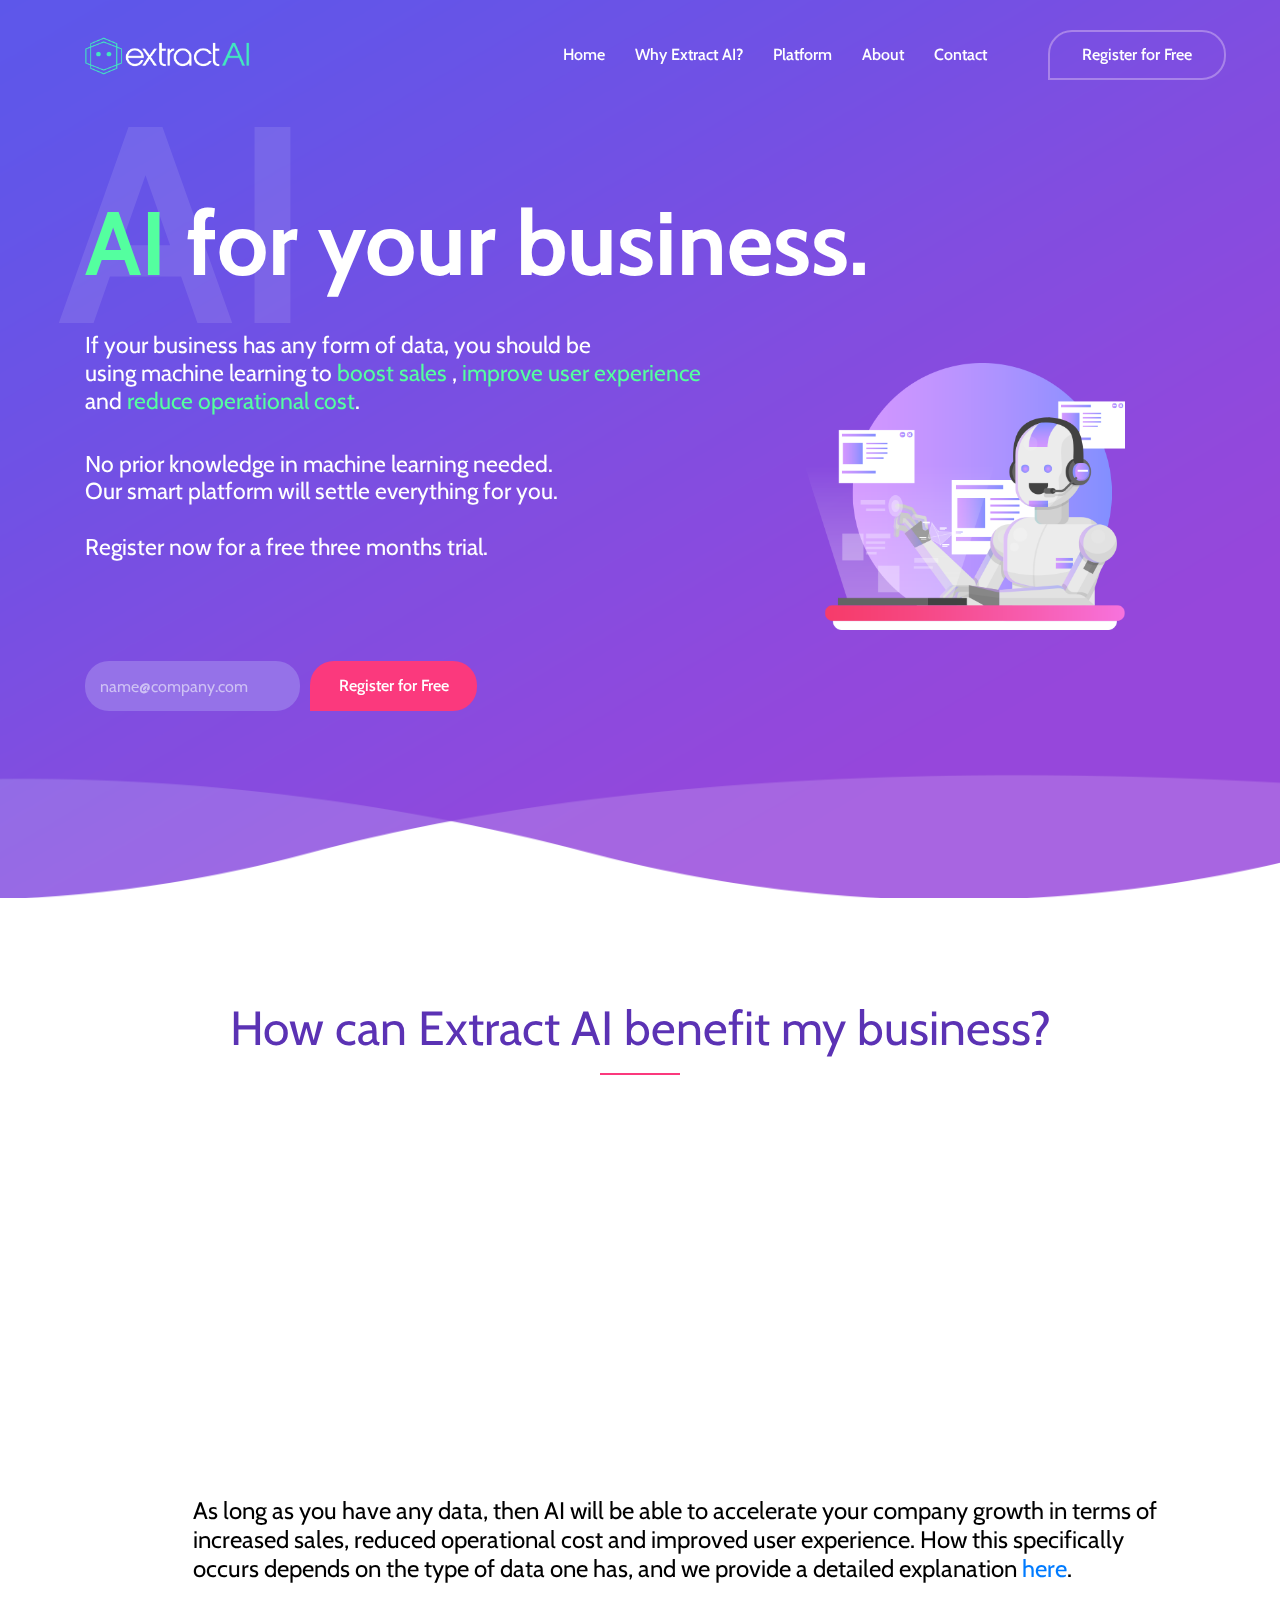
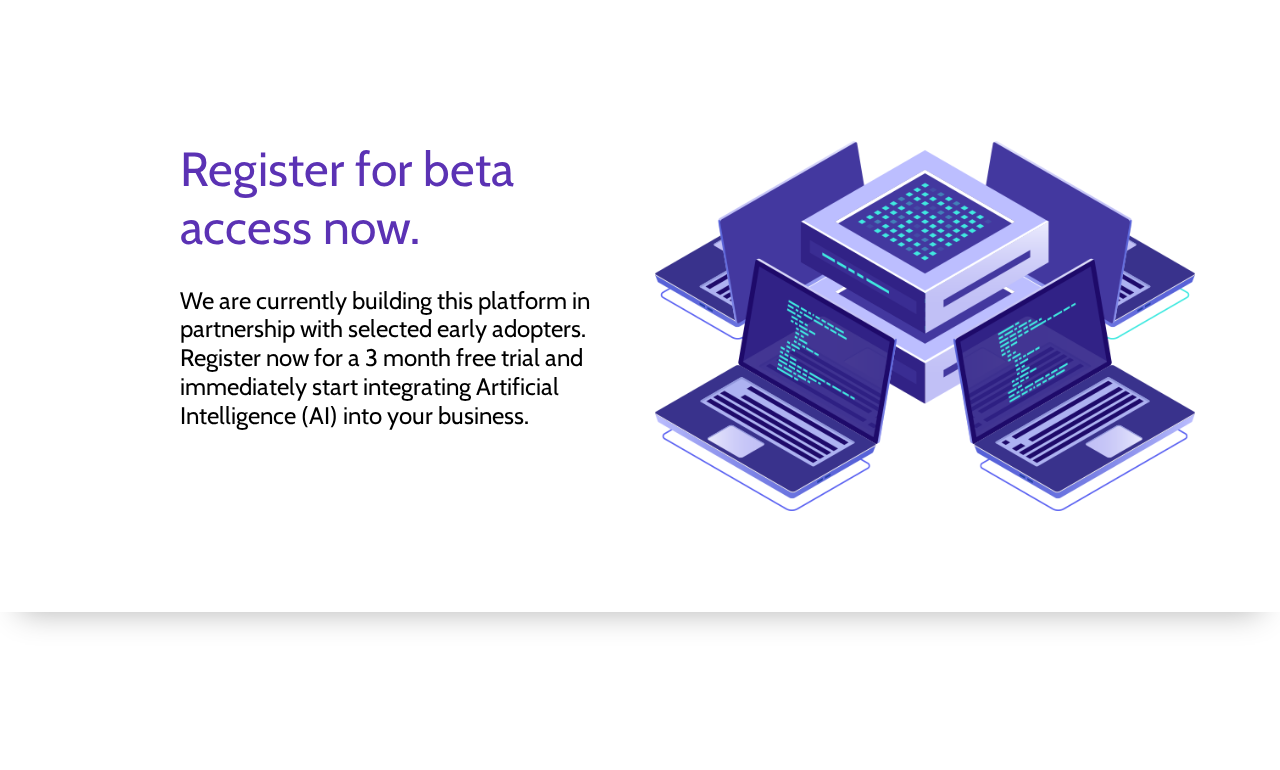
<file: index.html>
<!DOCTYPE html>
<html lang="en">

<head>

<!-- Global site tag (gtag.js) - Google Analytics -->
<script async src="https://www.googletagmanager.com/gtag/js?id=UA-139959319-1"></script>
<script>
  window.dataLayer = window.dataLayer || [];
  function gtag(){dataLayer.push(arguments);}
  gtag('js', new Date());

  gtag('config', 'UA-139959319-1');
</script>


    <meta charset="UTF-8">
    <meta name="description" content="">
    <meta http-equiv="X-UA-Compatible" content="IE=edge">
    <meta name="viewport" content="width=device-width, initial-scale=1, shrink-to-fit=no">
    <!-- The above 4 meta tags *must* come first in the head; any other head content must come *after* these tags -->

    <!-- Title -->
    <title>Extract AI </title>

    <!-- Favicon -->
    <link rel="icon" href="img/icon.png">

    <!-- Core Stylesheet -->
    <link href="style.css" rel="stylesheet">

    <!-- Responsive CSS -->
    <link href="css/responsive.css" rel="stylesheet">

</head>

<body>
    <!-- Preloader Start -->
    <div id="preloader">
        <div class="colorlib-load"></div>
    </div>

    <!-- ***** Header Area Start ***** -->
    <header class="header_area animated">
        <div class="container-fluid">
            <div class="row align-items-center">
                <!-- Menu Area Start -->
                <div class="col-12 col-lg-10">
                    <div class="menu_area">
                        <nav class="navbar navbar-expand-lg navbar-light">
                            <!-- Logo -->
                            <a class="navbar-brand" href="index.html"><img id ='logo' src="img/newlogo.png" alt="" height = '40px' width = '170px'></a>
                            <button class="navbar-toggler" type="button" data-toggle="collapse" data-target="#ca-navbar" aria-controls="ca-navbar" aria-expanded="false" aria-label="Toggle navigation"><span class="navbar-toggler-icon"></span></button>
                            <!-- Menu Area -->
                            <div class="collapse navbar-collapse" id="ca-navbar">
                                <ul class="navbar-nav ml-auto" id="nav">
                                    <li class="nav-item active"><a class="nav-link" href="#home">Home</a></li>
                                    <li class="nav-item"><a class="nav-link" href="whyus.html">Why Extract AI?</a></li>
				    <li class="nav-item"><a class="nav-link" href="platform.html">Platform</a></li>
                                    <li class="nav-item"><a class="nav-link" href="about.html">About</a></li>
                                    <li class="nav-item"><a class="nav-link" href="contact.html">Contact</a></li>
                                </ul>
                                <div class="sing-up-button d-lg-none">
                                    <a href="platform.html">Register for Free</a>
                                </div>
                            </div>
                        </nav>
                    </div>
                </div>
                <!-- Signup btn -->
                <div class="col-12 col-lg-2">
                    <div class="sing-up-button d-none d-lg-block">
                        <a href="platform.html">Register for Free</a>
                    </div>
                </div>
            </div>
        </div>
    </header>
    <!-- ***** Header Area End ***** -->

    <!-- ***** Wellcome Area Start ***** -->
    <section class="wellcome_area clearfix" id="home">
        <div class="container h-100">
            <div class="row h-100 align-items-center">
                <div class="col-12 col-md">
                    <div class="wellcome-heading">
                        <h2><span class="text-green">AI</span> for your business.</h2>
                        <h3>AI</h3>
                        <h5><br>If your business has any form of data, you should be <br> using machine learning to <span class="text-green">boost sales </span>, <span class="text-green"> improve user experience <br> </span>and <span class="text-green">reduce 					operational cost</span>.<br></h5>

			<h5><br>No prior knowledge in machine learning needed. <br> Our smart platform will settle everything for you. <br> <br> Register now for a free three months trial.</h5>

                    </div>
                    <div class="get-start-area">
 <!-- Test Form Start -->
<form name="submit-to-google-sheet" class="form-inline">
  <input name="email" type="email" placeholder="name@company.com" required class="form-control email">
  <input type="submit" class="submit" value="Register for Free" onClick="document.location.href=getUrl();">
</form>

 <!-- Test Form End -->
                    </div>
                </div>
            </div>
        </div>
        <!-- Welcome thumb -->
        <div class="welcome-thumb wow fadeInDown" data-wow-delay="0.5s">
            <img id ='robot' src="img/banner-img.png" alt="">
        </div>
    </section>
    <!-- ***** Wellcome Area End ***** -->

    <!-- ***** Special Area Start ***** -->
    <section class="special-area bg-white section_padding_100" id="about">
        <div class="container">
            <div class="row">
                <div class="col-12">
                    <!-- Section Heading Area -->
                    <div class="section-heading text-center">
                        <h2>How can Extract AI benefit my business?</h2>
                        <div class="line-shape"></div>
                    </div>
                </div>
            </div>

            <div class="row">
                <!-- Single Special Area -->
                <div class="col-12 col-md-4">
                    <div class="single-special text-center wow fadeInUp" data-wow-delay="0.2s">
                        <div class="single-icon">
                             <img src="img/sales2.png" alt="" height="180px">
                        </div>
                        <h3><br>Increased Sales</h3>
                        
                    </div>
                </div>
                <!-- Single Special Area -->
                <div class="col-12 col-md-4">
                    <div class="single-special text-center wow fadeInUp" data-wow-delay="0.2s">
                        <div class="single-icon">
                             <img src="img/operations3.png" alt="" height="180px">
                        </div>
                        <h3><br>Reduced Operating Cost</h3>
                        
                    </div>
                </div>
                <!-- Single Special Area -->
                <div class="col-12 col-md-4">
                    <div class="single-special text-center wow fadeInUp" data-wow-delay="0.2s">
                        <div class="single-icon">
                             <img src="img/ux.png" alt="" height="180px">
                        </div>
                        <h3><br>Better User Experience</h3>
                        
                    </div>
                </div>

<div class="container">
                
		        <div class="col-lg-12 col-xl-11 ml-xl-auto">
                    <div class="special_description_content">
                       
                       <h4>As long as you have any data, then AI will be able to accelerate your company growth in terms of increased sales, reduced operational cost and improved user experience. 
						How this specifically occurs depends on the type of data one has, and we provide a detailed explanation <a href = 'whyus.html'>here</a>.

												</h4>

                    </div>
                </div>

                
            </div>

            </div>
        </div>
        
    </section>
    <!-- ***** Special Area End ***** -->


    <!-- ***** Special Area Start ***** -->
    <section class="special-area bg-white section_padding_100" id="about">

        <!-- Special Description Area -->
        <div class="special_description_area mt-10 mb-50">
            <div class="container">
                <div class="row">
		  <div class="col-lg-6 col-xl-5 ml-xl-auto">
                     <div class="special_description_content">
                       <h2>Register for beta access now.</h2>
                       <h4>We are currently building this platform in partnership with selected early adopters. Register now for a 3 month free trial and immediately start integrating Artificial Intelligence (AI) into your business. <br><br></h4>
                <div class="col-md-8">
                    <div class="get-started-button wow" data-wow-delay="0.5s">
                        <a href="platform.html">Learn More</a>
                    </div>
                </div>
                     </div>
                   </div>
                    <div class="col-lg-6">
                        <div class="special_description_img">
                            <img id = 'laptops' src="img/hero-banner.png" alt="">
                        </div>
                    </div>
                </div>
            </div>
        </div>
    </section>
    <!-- ***** Special Area End ***** -->


    <!-- ***** Footer Area Start ***** -->
    <footer class="footer-social-icon text-center section_padding_70 clearfix">
        <!-- footer logo -->
        <div class="footer-text">
            <h2></h2>
        </div>
        <!-- social icon-->

        <div class="footer-menu">
            <nav>
                <ul>
                    <li><a href="about.html">About</a></li>
                    <li><a href="platform.html">Beta Access</a></li>
                    <li><a href="about.html#joinus">Join Us</a></li>
                    <li><a href="contact.html">Contact</a></li>
                </ul>
            </nav>
        </div>
        <!-- Foooter Text-->
        <div class="copyright-text">
            <!-- ***** Removing this text is now allowed! This template is licensed under CC BY 3.0 ***** -->
            <p>Copyright ©2019 Extract AI. Designed with help from <a href="https://colorlib.com" target="_blank">Colorlib</a></p>
        </div>
    </footer>
    <!-- ***** Footer Area Start ***** -->
    

    <!-- Jquery-2.2.4 JS -->
    <script src="js/jquery-2.2.4.min.js"></script>
    <!-- Popper js -->
    <script src="js/popper.min.js"></script>
    <!-- Bootstrap-4 Beta JS -->
    <script src="js/bootstrap.min.js"></script>
    <!-- All Plugins JS -->
    <script src="js/plugins.js"></script>
    <!-- Slick Slider Js-->
    <script src="js/slick.min.js"></script>
    <!-- Footer Reveal JS -->
    <script src="js/footer-reveal.min.js"></script>
    <!-- Active JS -->
    <script src="js/active.js"></script>
    <!-- htmnl 2 google sheets -->
    <script src="test.js"></script>

  <script type="text/javascript">
        function getUrl()
        {
            return "thankyou.html";
        }
   </script>


</body>

</html>
</file>
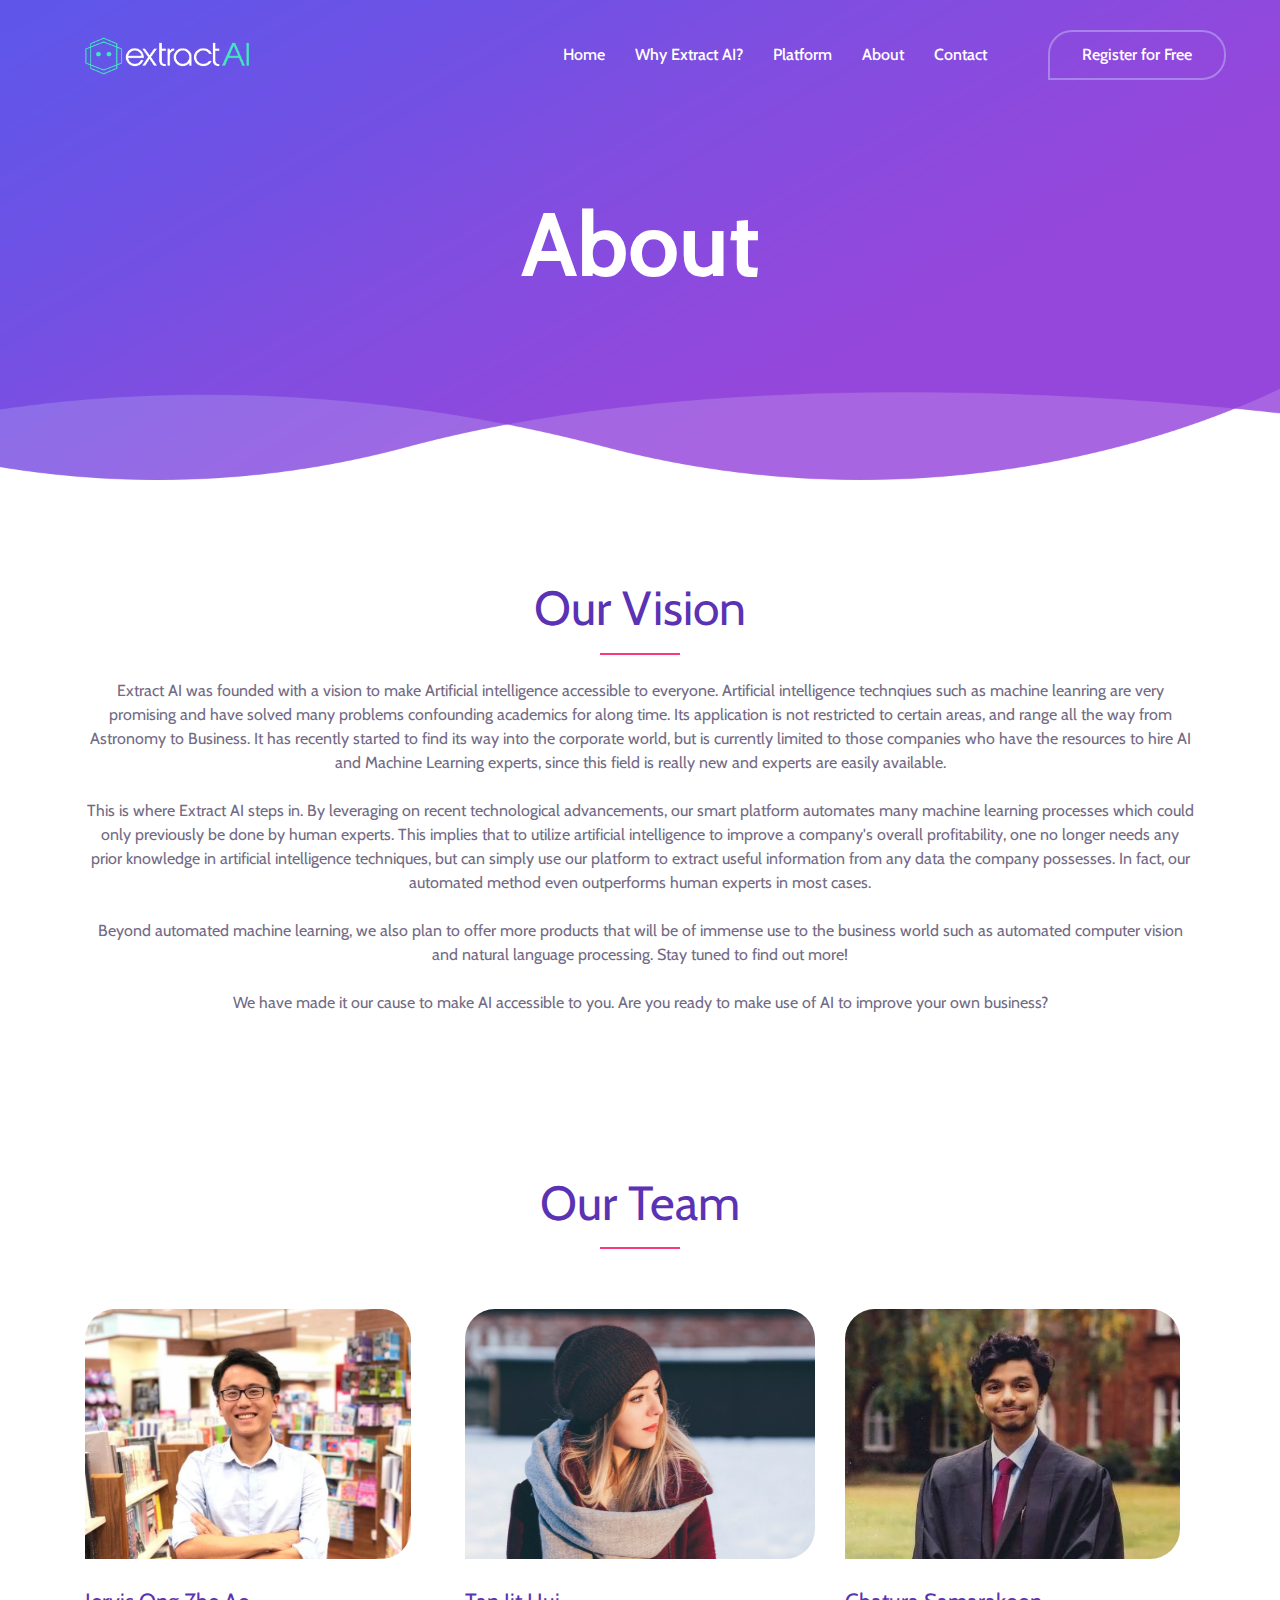
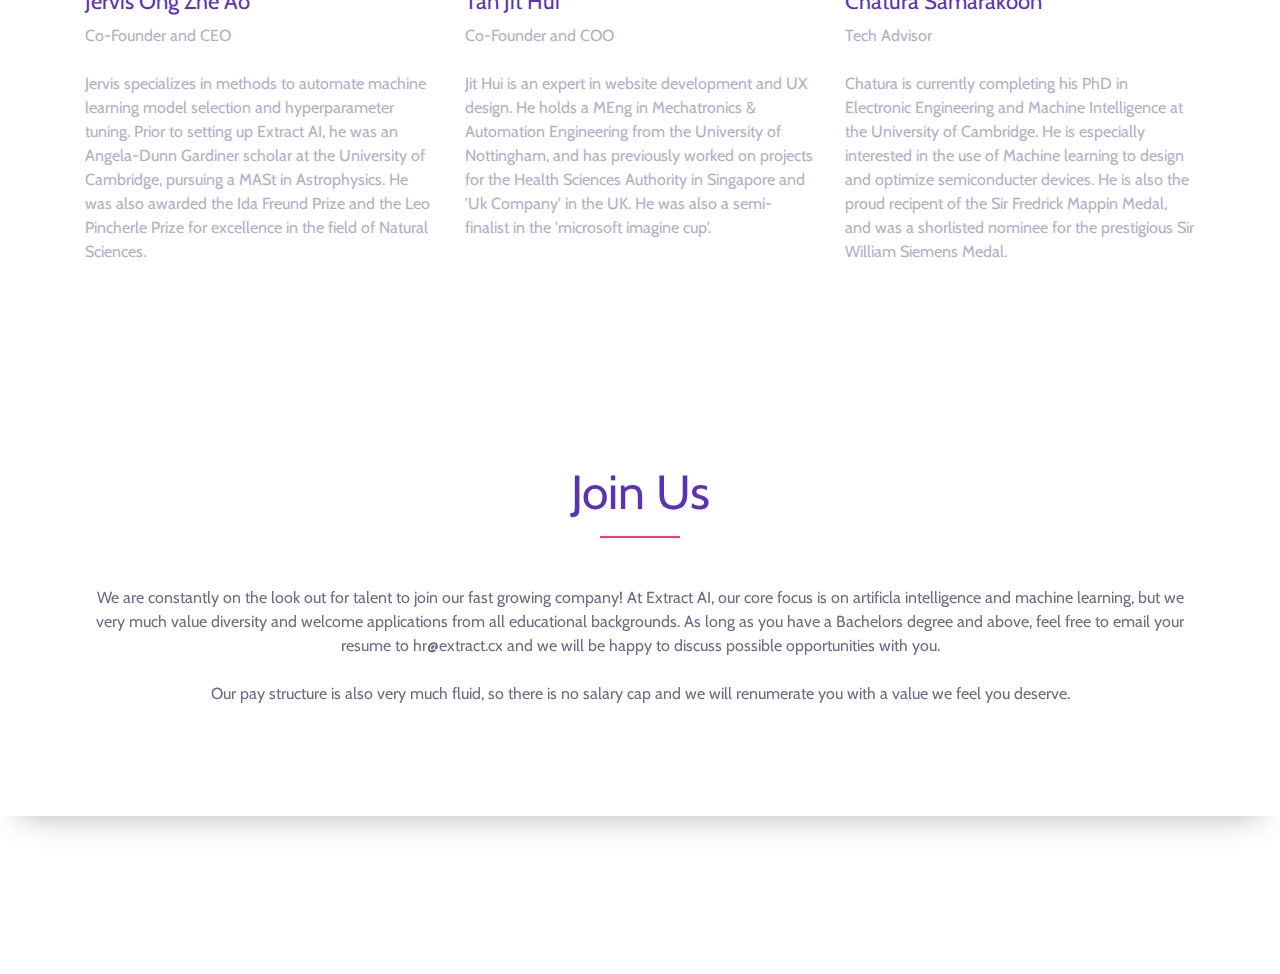
<file: about.html>
<!DOCTYPE html>
<html lang="en">

<head>
    <meta charset="UTF-8">
    <meta name="description" content="">
    <meta http-equiv="X-UA-Compatible" content="IE=edge">
    <meta name="viewport" content="width=device-width, initial-scale=1, shrink-to-fit=no">
    <!-- The above 4 meta tags *must* come first in the head; any other head content must come *after* these tags -->

    <!-- Title -->
    <title>Extract AI </title>

    <!-- Favicon -->
    <link rel="icon" href="img/logo.png">

    <!-- Core Stylesheet -->
    <link href="style.css" rel="stylesheet">

    <!-- Responsive CSS -->
    <link href="css/responsive.css" rel="stylesheet">

</head>

<body>
    <!-- Preloader Start -->
    <div id="preloader">
        <div class="colorlib-load"></div>
    </div>

    <!-- ***** Header Area Start ***** -->
    <header class="header_area animated">
        <div class="container-fluid">
            <div class="row align-items-center">
                <!-- Menu Area Start -->
                <div class="col-12 col-lg-10">
                    <div class="menu_area">
                        <nav class="navbar navbar-expand-lg navbar-light">
                            <!-- Logo -->
                            <a class="navbar-brand" href="index.html"><img id ='logo' src="img/newlogo.png" alt="" height = '40px' width = '170px'></a>
                            <button class="navbar-toggler" type="button" data-toggle="collapse" data-target="#ca-navbar" aria-controls="ca-navbar" aria-expanded="false" aria-label="Toggle navigation"><span class="navbar-toggler-icon"></span></button>
                            <!-- Menu Area -->
                            <div class="collapse navbar-collapse" id="ca-navbar">
                                <ul class="navbar-nav ml-auto" id="nav">
                                    <li class="nav-item"><a class="nav-link" href="index.html">Home</a></li>
                                    <li class="nav-item"><a class="nav-link" href="whyus.html">Why Extract AI?</a></li>
				    <li class="nav-item"><a class="nav-link" href="platform.html">Platform</a></li>
                                    <li class="nav-item"><a class="nav-link" href="about.html">About</a></li>
                                    <li class="nav-item"><a class="nav-link" href="contact.html">Contact</a></li>
                                </ul>
                                <div class="sing-up-button d-lg-none">
                                    <a href="#">Sign Up Free</a>
                                </div>
                            </div>
                        </nav>
                    </div>
                </div>
                <!-- Signup btn -->
                <div class="col-12 col-lg-2">
                    <div class="sing-up-button d-none d-lg-block">
                        <a href="platform.html">Register for Free</a>
                    </div>
                </div>
            </div>
        </div>
    </header>
    <!-- ***** Header Area End ***** -->

    <!-- ***** Wellcome Area Start ***** -->
    <section class="wellcome_area_nonhome">
        <div class="container h-100">
            <div class="row h-100 align-items-center">
                <div class="col-12">
                    <div class="wellcome-heading" align="center">
                        <h2><br>About</h2>
                    </div>
                </div>
            </div>
        </div>
    </section>
    <!-- ***** Wellcome Area End ***** -->

    <!-- ***** Special Area Start ***** -->
    <section class="special-area bg-white section_padding_100" id="about">
        <div class="container">
            <div class="row">
                <div class="col-12">
                    <!-- Section Heading Area -->
                    <div class="section-heading text-center">
                        <h2>Our Vision</h2>
                        <div class="line-shape"></div>
			<p> <br> Extract AI was founded with a vision to make Artificial intelligence accessible to everyone. Artificial intelligence technqiues such as machine leanring are very promising and have solved many problems confounding academics for along time. Its application is not restricted to certain areas, and range all the way from Astronomy to Business. It has recently started to find its way into the corporate world, but is currently limited to those companies who have the resources to hire AI and Machine Learning experts, since this field is really new and experts are easily available. <br><br>

This is where Extract AI steps in. By leveraging on recent technological advancements, our smart platform automates many machine learning processes which could only previously be done by human experts. This implies that to utilize artificial intelligence to improve a company's overall profitability, one no longer needs any prior knowledge in artificial intelligence techniques, but can simply use our platform to extract useful information from any data the company possesses. In fact, our automated method even outperforms human experts in most cases.<br> <br>

Beyond automated machine learning, we also plan to offer more products that will be of immense use to the business world such as automated computer vision and natural language processing. Stay tuned to find out more!

<br><br>

We have made it our cause to make AI accessible to you. Are you ready to make use of AI to improve your own business?

 </p>

                    </div>
                </div>
            </div>
</section>

     <!-- ***** Our Team Area Start ***** -->
    <section class="our-Team-area bg-white section_padding_100_50 clearfix" id="team">
        <div class="container">
            <div class="row">
                <div class="col-12 text-center">
                    <!-- Heading Text  -->
                    <div class="section-heading">
                        <h2>Our Team</h2>
                        <div class="line-shape"></div>
                    </div>
                </div>
            </div>
            <div class="row">
                <div class="col-12 col-md-6 col-lg-4">
                    <div class="single-team-member">
                        <div class="member-image">
                            <img src="test1.jpg" alt="" height="250px">
                            <div class="team-hover-effects">
                                <div class="team-social-icon">
                                    <a href="#"><i class="fa fa-facebook" aria-hidden="true"></i></a>
                                    <a href="#"><i class="fa fa-twitter" aria-hidden="true"></i></a>
                                    <a href="#"><i class="fa fa-google-plus" aria-hidden="true"></i></a>
                                    <a href="#"> <i class="fa fa-instagram" aria-hidden="true"></i></a>
                                </div>
                            </div>
                        </div>
                        <div class="member-text">
                            <h4>Jervis Ong Zhe Ao</h4>
                            <p>Co-Founder and CEO<br><br></p>
			    <p>Jervis specializes in methods to automate machine learning model selection and hyperparameter tuning. Prior to setting up Extract AI, he was an Angela-Dunn Gardiner scholar at the University of Cambridge, pursuing a MASt in Astrophysics.
				He was also awarded the Ida Freund Prize and the Leo Pincherle Prize for excellence in the field of Natural Sciences.</p>
                        </div>
                    </div>
                </div>
               

                <div class="col-12 col-md-6 col-lg-4">
                    <div class="single-team-member">
                        <div class="member-image">
                            <img src="img/team-img/team-1.jpg" alt="" height="250px">
                            <div class="team-hover-effects">
                                <div class="team-social-icon">
                                    <a href="#"><i class="fa fa-facebook" aria-hidden="true"></i></a>
                                    <a href="#"><i class="fa fa-twitter" aria-hidden="true"></i></a>
                                    <a href="#"><i class="fa fa-google-plus" aria-hidden="true"></i></a>
                                    <a href="#"> <i class="fa fa-instagram" aria-hidden="true"></i></a>
                                </div>
                            </div>
                        </div>
                        <div class="member-text">
                            <h4>Tan Jit Hui</h4>
                            <p>Co-Founder and COO <br><br></p>
							<p>Jit Hui is an expert in website development and UX design. He holds a MEng in Mechatronics & Automation Engineering from the University of Nottingham, 
							and has previously worked on projects for the Health Sciences Authority in Singapore and 'Uk Company' in the UK. He was also a semi-finalist
							in the 'microsoft imagine cup'. 
                        </div>
                    </div>
                </div>
				
				                <div class="col-12 col-md-6 col-lg-4">
                    <div class="single-team-member">
                        <div class="member-image">
                            <img src="img/chatu1.jpg" alt="" height="250px">
                            <div class="team-hover-effects">
                                <div class="team-social-icon">
                                    <a href="#"><i class="fa fa-facebook" aria-hidden="true"></i></a>
                                    <a href="#"><i class="fa fa-twitter" aria-hidden="true"></i></a>
                                    <a href="#"><i class="fa fa-google-plus" aria-hidden="true"></i></a>
                                    <a href="#"> <i class="fa fa-instagram" aria-hidden="true"></i></a>
                                </div>
                            </div>
                        </div>
                        <div class="member-text">
                            <h4>Chatura Samarakoon</h4>
                            <p>Tech Advisor<br><br></p>
							<p>Chatura is currently completing his PhD in Electronic Engineering and Machine Intelligence at the University of Cambridge. 
							He is especially interested in the use of Machine learning to design and optimize semiconducter devices. He is also the proud recipent 
of the Sir Fredrick Mappin Medal, and was a shorlisted nominee for the prestigious Sir William Siemens Medal.							</p>
                        </div>
                    </div>
                </div>
            </div>
        </div>
    </section>
    <!-- ***** Our Team Area End ***** -->
          
    <!-- ***** Special Area Start ***** -->
    <section class="special-area bg-white section_padding_100" id="joinus">
        <div class="container">
            <div class="row">
                <div class="col-12">
                    <!-- Section Heading Area -->
                    <div class="section-heading text-center">
                        <h2>Join Us</h2>
                        <div class="line-shape"></div>
			<p> <br><br> We are constantly on the look out for talent to join our fast growing company! At Extract AI, our core focus is on artificla intelligence and machine learning, but we very much value diversity and welcome applications from all educational backgrounds. As long as you have a Bachelors degree and above, feel free to email your resume to hr@extract.cx and we will be happy to discuss possible opportunities with you. <br> <br> Our pay structure is also very much fluid, so there is no salary cap and we will renumerate you with a value we feel you deserve.

 </p>

                    </div>
                </div>
            </div>
</section>
    

    



    <!-- ***** Footer Area Start ***** -->
    <footer class="footer-social-icon text-center section_padding_70 clearfix">
        <!-- footer logo -->
        <div class="footer-text">
            <h2></h2>
        </div>
        <!-- social icon-->

        <div class="footer-menu">
            <nav>
                <ul>
                    <li><a href="about.html">About</a></li>
                    <li><a href="platform.html">Beta Access</a></li>
                    <li><a href="about.html#joinus">Join Us</a></li>
                    <li><a href="contact.html">Contact</a></li>
                </ul>
            </nav>
        </div>
        <!-- Foooter Text-->
        <div class="copyright-text">
            <!-- ***** Removing this text is now allowed! This template is licensed under CC BY 3.0 ***** -->
            <p>Copyright ©2019 Extract AI. Designed with help from <a href="https://colorlib.com" target="_blank">Colorlib</a></p>
        </div>
    </footer>
    <!-- ***** Footer Area Start ***** -->


    <!-- Jquery-2.2.4 JS -->
    <script src="js/jquery-2.2.4.min.js"></script>
    <!-- Popper js -->
    <script src="js/popper.min.js"></script>
    <!-- Bootstrap-4 Beta JS -->
    <script src="js/bootstrap.min.js"></script>
    <!-- All Plugins JS -->
    <script src="js/plugins.js"></script>
    <!-- Slick Slider Js-->
    <script src="js/slick.min.js"></script>
    <!-- Footer Reveal JS -->
    <script src="js/footer-reveal.min.js"></script>
    <!-- Active JS -->
    <script src="js/active.js"></script>
</body>

</html>
</file>
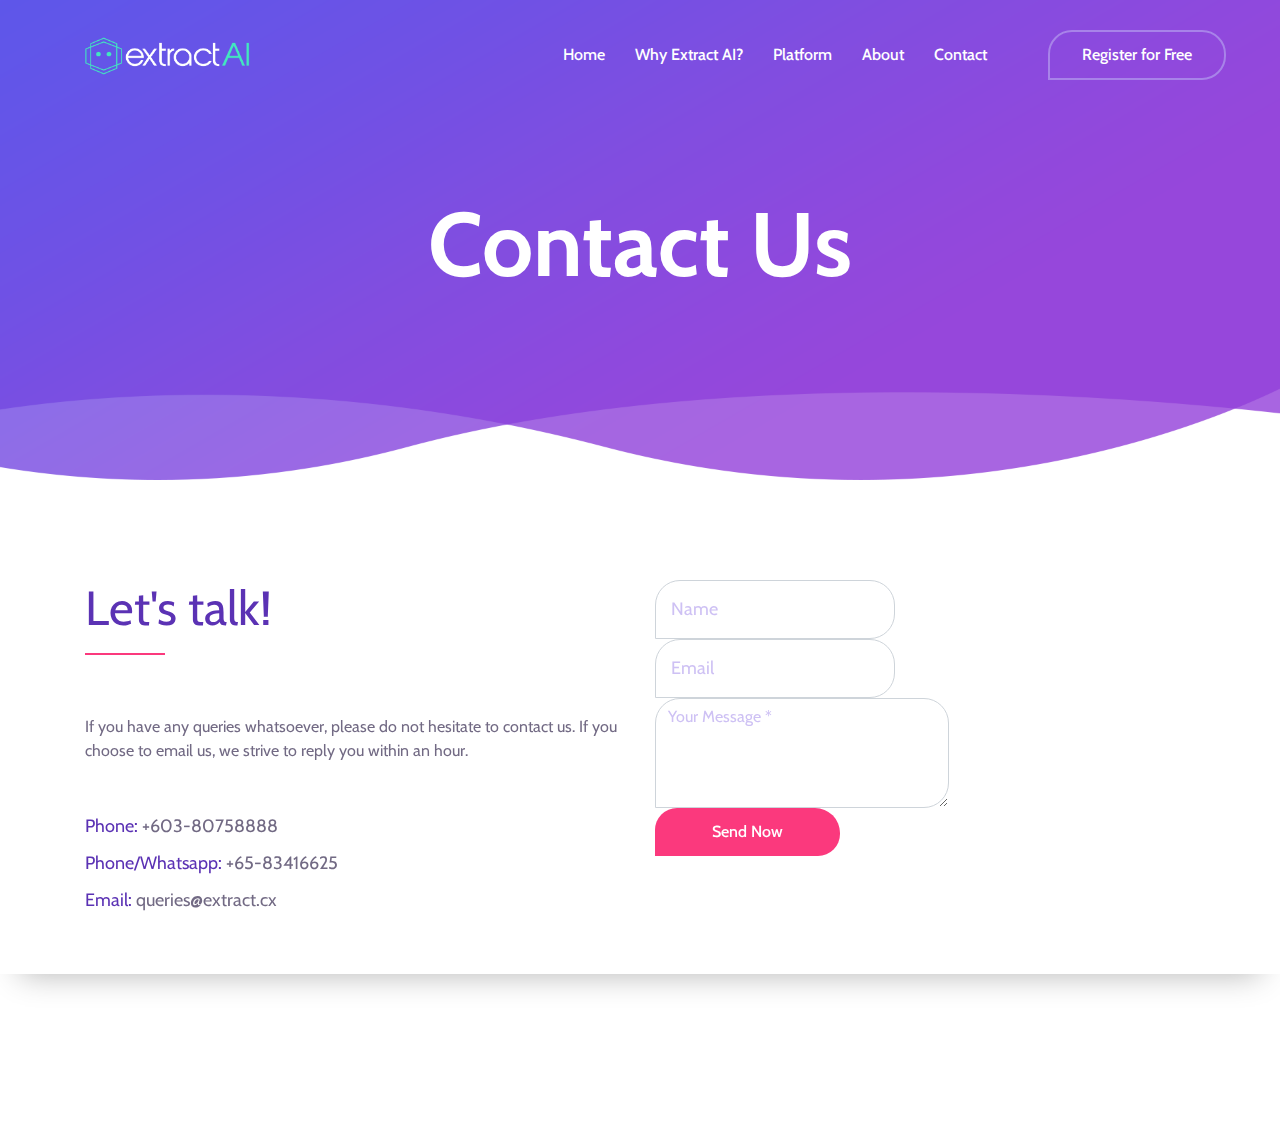
<file: contact.html>
<!DOCTYPE html>
<html lang="en">

<head>
    <meta charset="UTF-8">
    <meta name="description" content="">
    <meta http-equiv="X-UA-Compatible" content="IE=edge">
    <meta name="viewport" content="width=device-width, initial-scale=1, shrink-to-fit=no">
    <!-- The above 4 meta tags *must* come first in the head; any other head content must come *after* these tags -->

    <!-- Title -->
    <title>Extract AI </title>

    <!-- Favicon -->
    <link rel="icon" href="img/logo.png">

    <!-- Core Stylesheet -->
    <link href="style.css" rel="stylesheet">

    <!-- Responsive CSS -->
    <link href="css/responsive.css" rel="stylesheet">

</head>

<body>
    <!-- Preloader Start -->
    <div id="preloader">
        <div class="colorlib-load"></div>
    </div>

    <!-- ***** Header Area Start ***** -->
    <header class="header_area animated">
        <div class="container-fluid">
            <div class="row align-items-center">
                <!-- Menu Area Start -->
                <div class="col-12 col-lg-10">
                    <div class="menu_area">
                        <nav class="navbar navbar-expand-lg navbar-light">
                            <!-- Logo -->
                            <a class="navbar-brand" href="index.html"><img id ='logo' src="img/newlogo.png" alt="" height = '40px' width = '170px'></a>
                            <button class="navbar-toggler" type="button" data-toggle="collapse" data-target="#ca-navbar" aria-controls="ca-navbar" aria-expanded="false" aria-label="Toggle navigation"><span class="navbar-toggler-icon"></span></button>
                            <!-- Menu Area -->
                            <div class="collapse navbar-collapse" id="ca-navbar">
                                <ul class="navbar-nav ml-auto" id="nav">
                                    <li class="nav-item"><a class="nav-link" href="index.html">Home</a></li>
                                    <li class="nav-item"><a class="nav-link" href="whyus.html">Why Extract AI?</a></li>
				    <li class="nav-item"><a class="nav-link" href="platform.html">Platform</a></li>
                                    <li class="nav-item"><a class="nav-link" href="about.html">About</a></li>
                                    <li class="nav-item"><a class="nav-link" href="contact.html">Contact</a></li>
                                </ul>
                                <div class="sing-up-button d-lg-none">
                                    <a href="#">Sign Up Free</a>
                                </div>
                            </div>
                        </nav>
                    </div>
                </div>
                <!-- Signup btn -->
                <div class="col-12 col-lg-2">
                    <div class="sing-up-button d-none d-lg-block">
                        <a href="platform.html">Register for Free</a>
                    </div>
                </div>
            </div>
        </div>
    </header>
    <!-- ***** Header Area End ***** -->

    <!-- ***** Wellcome Area Start ***** -->
    <section class="wellcome_area_nonhome">
        <div class="container h-100">
            <div class="row h-100 align-items-center">
                <div class="col-12">
                    <div class="wellcome-heading" align="center">
                        <h2><br>Contact Us</h2>
                    </div>
                </div>
            </div>
        </div>
    </section>
    <!-- ***** Wellcome Area End ***** -->


    <!-- ***** Contact Us Area Start ***** -->
    <section class="footer-contact-area section_padding_100 clearfix" id="contact">
        <div class="container">
            <div class="row">
                <div class="col-md-6">
                    <!-- Heading Text  -->
                    <div class="section-heading">
                        <h2>Let's talk!</h2>
                        <div class="line-shape"></div>
                    </div>
                    <div class="footer-text">
                        <p>If you have any queries whatsoever, please do not hesitate to contact us. If you choose to email us, we strive to reply you within an hour. </p>
                    </div>
                    <div class="phone-text">
			<p><span>Phone:</span> +603-80758888</p>
                    </div>
                    <div class="phone-text">
			<p><span>Phone/Whatsapp:</span> +65-83416625</p>
                    </div>
                    <div class="email-text">
                        <p><span>Email:</span> queries@extract.cx</p>
                    </div>
                </div>
                <div class="col-md-6">

<div class="contact_from">
<form name="submit-to-google-sheet2" class="form-inline">
  <div class="contact_input_area">
    <div class="row">
      <div class="col-md-12">
        <div class="form-group">          
          <input name="name" type="text" placeholder="Name" id="name" class="form-control" required> 
        </div>
      </div>
      <div class="col-md-12">
        <div class="form-group">          
          <input name="email" type="email" placeholder="Email" id = 'email' class="form-control email" required> 
        </div>
      </div>

      <div class="col-md-12">
        <div class="form-group">          
          <textarea name="message" class="form-control" id="message" cols="30" rows="4" placeholder="Your Message *" required></textarea>
        </div>
      </div>
<div><p><br></p></div>
 
                                              <div class="col-12">
                                        <button type="submit" class="btn submit-btn" onClick="document.location.href=getUrl2();">Send Now</button>
                                    </div>
          </form>

    </div>
  </div>
</div>


    </section>
    <!-- ***** Contact Us Area End ***** -->

    <!-- ***** Footer Area Start ***** -->
    <footer class="footer-social-icon text-center section_padding_70 clearfix">
        <!-- footer logo -->
        <div class="footer-text">
            <h2></h2>
        </div>
        <!-- social icon-->

        <div class="footer-menu">
            <nav>
                <ul>
                    <li><a href="about.html">About</a></li>
                    <li><a href="platform.html">Beta Access</a></li>
                    <li><a href="about.html#joinus">Join Us</a></li>
                    <li><a href="contact.html">Contact</a></li>
                </ul>
            </nav>
        </div>
        <!-- Foooter Text-->
        <div class="copyright-text">
            <!-- ***** Removing this text is now allowed! This template is licensed under CC BY 3.0 ***** -->
            <p>Copyright ©2019 Extract AI. Designed with help from <a href="https://colorlib.com" target="_blank">Colorlib</a></p>
        </div>
    </footer>
    <!-- ***** Footer Area Start ***** -->

    <!-- Jquery-2.2.4 JS -->
    <script src="js/jquery-2.2.4.min.js"></script>
    <!-- Popper js -->
    <script src="js/popper.min.js"></script>
    <!-- Bootstrap-4 Beta JS -->
    <script src="js/bootstrap.min.js"></script>
    <!-- All Plugins JS -->
    <script src="js/plugins.js"></script>
    <!-- Slick Slider Js-->
    <script src="js/slick.min.js"></script>
    <!-- Footer Reveal JS -->
    <script src="js/footer-reveal.min.js"></script>
    <!-- Active JS -->
    <script src="js/active.js"></script>

<script>
  const scriptURL = 'https://script.google.com/macros/s/AKfycbz6sHRSCVcsZAmV_Yibh6L5snvxW_6t5CV3m9vExlwxPHO-ycw/exec'
  const form = document.forms['submit-to-google-sheet2']

  form.addEventListener('submit', e => {
    e.preventDefault()
    fetch(scriptURL, { method: 'POST', body: new FormData(form)})
      .then(response => console.log('Success!', response))
      .catch(error => console.error('Error!', error.message))
  })
</script>

  <script type="text/javascript">
        function getUrl2()
        {
            return "thankyou2.html";
        }
   </script>

</body>

</html>
</file>
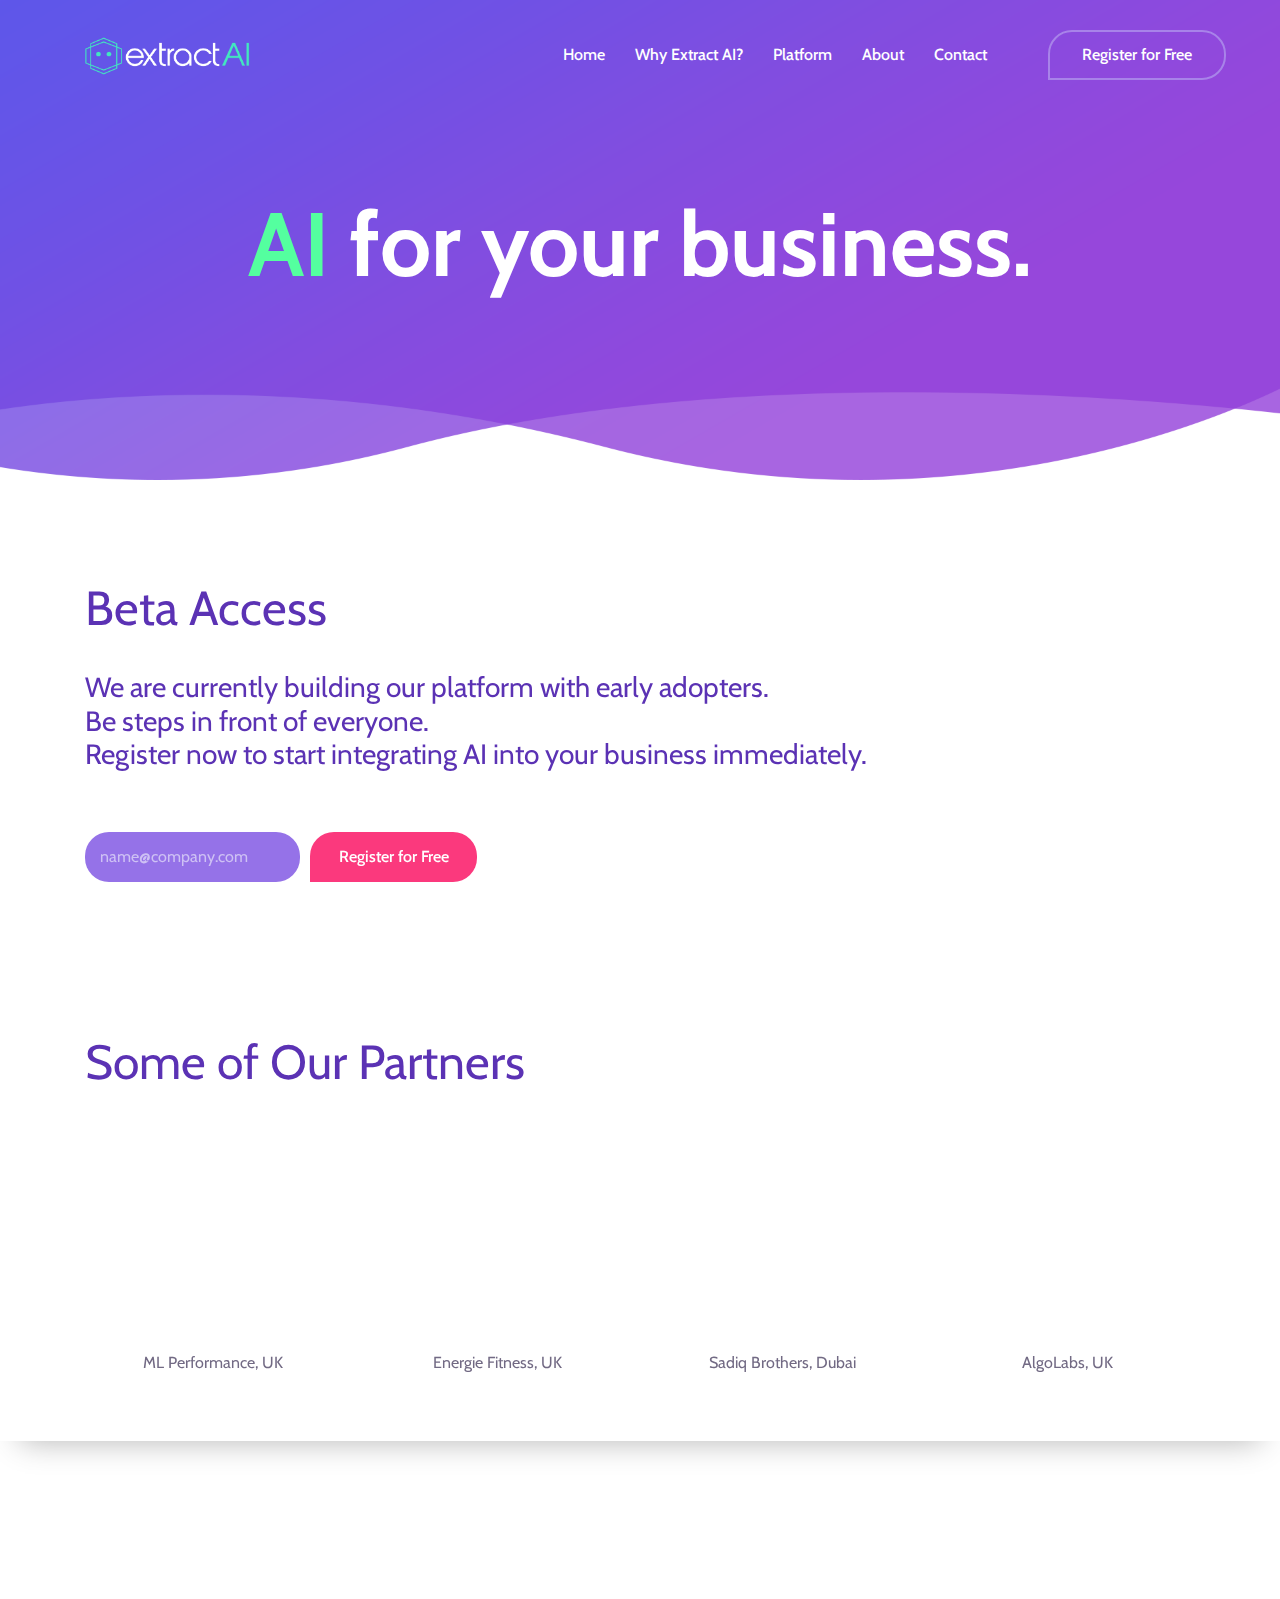
<file: platform.html>
<!DOCTYPE html>
<html lang="en">

<head>
    <meta charset="UTF-8">
    <meta name="description" content="">
    <meta http-equiv="X-UA-Compatible" content="IE=edge">
    <meta name="viewport" content="width=device-width, initial-scale=1, shrink-to-fit=no">
    <!-- The above 4 meta tags *must* come first in the head; any other head content must come *after* these tags -->

    <!-- Title -->
    <title>Extract AI </title>

    <!-- Favicon -->
    <link rel="icon" href="img/logo.png">

    <!-- Core Stylesheet -->
    <link href="style.css" rel="stylesheet">

    <!-- Responsive CSS -->
    <link href="css/responsive.css" rel="stylesheet">

</head>

<body>
    <!-- Preloader Start -->
    <div id="preloader">
        <div class="colorlib-load"></div>
    </div>

    <!-- ***** Header Area Start ***** -->
    <header class="header_area animated">
        <div class="container-fluid">
            <div class="row align-items-center">
                <!-- Menu Area Start -->
                <div class="col-12 col-lg-10">
                    <div class="menu_area">
                        <nav class="navbar navbar-expand-lg navbar-light">
                            <!-- Logo -->
                            <a class="navbar-brand" href="index.html"><img id ='logo' src="img/newlogo.png" alt="" height = '40px' width = '170px'></a>
                            <button class="navbar-toggler" type="button" data-toggle="collapse" data-target="#ca-navbar" aria-controls="ca-navbar" aria-expanded="false" aria-label="Toggle navigation"><span class="navbar-toggler-icon"></span></button>
                            <!-- Menu Area -->
                            <div class="collapse navbar-collapse" id="ca-navbar">
                                <ul class="navbar-nav ml-auto" id="nav">
                                    <li class="nav-item"><a class="nav-link" href="index.html">Home</a></li>
                                    <li class="nav-item"><a class="nav-link" href="whyus.html">Why Extract AI?</a></li>
				    <li class="nav-item"><a class="nav-link" href="platform.html">Platform</a></li>
                                    <li class="nav-item"><a class="nav-link" href="about.html">About</a></li>
                                    <li class="nav-item"><a class="nav-link" href="contact.html">Contact</a></li>
                                </ul>
                                <div class="sing-up-button d-lg-none">
                                    <a href="#">Sign Up Free</a>
                                </div>
                            </div>
                        </nav>
                    </div>
                </div>
                <!-- Signup btn -->
                <div class="col-12 col-lg-2">
                    <div class="sing-up-button d-none d-lg-block">
                        <a href="platform.html">Register for Free</a>
                    </div>
                </div>
            </div>
        </div>
    </header>
    <!-- ***** Header Area End ***** -->

    <!-- ***** Wellcome Area Start ***** -->
    <section class="wellcome_area_platform">
        <div class="container h-100">
            <div class="row h-100 align-items-center">
                <div class="col-12">
                    <div class="wellcome-heading" align="center">
                        <h2><br><span class="text-green">AI</span> for your business.</h2>
                    </div>
                </div>
            </div>
        </div>
    </section>
    <!-- ***** Wellcome Area End ***** -->

    <!-- ***** Special Area Start ***** -->
    <section class="special-area bg-white section_padding_100" id="about">

        <div class="container">
            <div class="row">
                <div class="col-12">
                    <!-- Section Heading Area -->
		  <div class="section-heading text-center">
<h2 align="left">Beta Access <br></h2>
                        <h3 align="left"><br>We are currently building our platform with early adopters. <br> Be steps in front of everyone. <br> Register now to start integrating AI into your business immediately.</h3>

                    </div>
                    <div class="get-start-area">

<form name="submit-to-google-sheet" class="form-inline">
  <input name="email" type="email" placeholder="name@company.com" required class="form-control email">
  <input type="submit" class="submit" value="Register for Free" onClick="document.location.href=getUrl();">
</form>

                    </div>


                </div>
            </div>
<div class='partner'><p> <font color = "#5b32b4" size = '48px'><br><br> Some of Our Partners <br></font></p></div>
<div class="row">

                <!-- Single Special Area -->
                <div class="col-12 col-md-3 add-margin">
                    <div class="single-special text-center wow fadeInUp" data-wow-delay="0.2s">
                        <div class="single-icon">
                            <a href="https://www.mlperformance.co.uk/"><img src="img/mlp.png" alt="" height = '75px'></a>
                        </div>
                       
                    </div>
					<div class ='add-padding'>
					<center><p>ML Performance, UK <br></p></center></div>
                </div>
                <!-- Single Special Area -->
                <div class="col-12 col-md-3 add-margin">
                    <div class="single-special text-center wow fadeInUp" data-wow-delay="0.2s">
                        <div class="single-icon">
                            <a href="https://www.energiefitness.com/"><img src="img/ef.png" alt="" height = '75px'></a>
                        </div>
                       
                    </div>
					<div class ='add-padding'>
					<center><p>Energie Fitness, UK <br></p></center></div>
                </div>
                <!-- Single Special Area -->
                <div class="col-12 col-md-3 add-margin">
                    <div class="single-special text-center wow fadeInUp" data-wow-delay="0.2s">
                        <div class="single-icon">
                            <a href="https://www.sadiqbros.com/"><img src="img/sb.png" alt="" height = '75px'></a>
                        </div>
                       
                    </div>
					<div class ='add-padding'>
					<center><p>Sadiq Brothers, Dubai <br></p></center></div>
                </div>
                <!-- Single Special Area -->
                <div class="col-12 col-md-3 add-margin">
                    <div class="single-special text-center wow fadeInUp" data-wow-delay="0.2s">
                        <div class="single-icon-algolab">
                            <a href="http://algolabs.com/"><img src="img/algolab.png" alt="" height = '45px'></a>
                        </div>
                       
                    </div>
					<div class ='add-padding'>
					<center><p>AlgoLabs, UK <br></p></center></div>
                </div>
            </div>
        </div>
        <!-- Special Description Area -->
        
    </section>
    <!-- ***** Special Area End ***** -->
        </div>
        <!-- Special Description Area -->
        
    </section>
    <!-- ***** Special Area End ***** -->
           

    

    

  
    

    <!-- ***** Footer Area Start ***** -->
    <footer class="footer-social-icon text-center section_padding_70 clearfix">
        <!-- footer logo -->
        <div class="footer-text">
            <h2></h2>
        </div>
        <!-- social icon-->

        <div class="footer-menu">
            <nav>
                <ul>
                    <li><a href="about.html">About</a></li>
                    <li><a href="platform.html">Beta Access</a></li>
                    <li><a href="about.html#joinus">Join Us</a></li>
                    <li><a href="contact.html">Contact</a></li>
                </ul>
            </nav>
        </div>
        <!-- Foooter Text-->
        <div class="copyright-text">
            <!-- ***** Removing this text is now allowed! This template is licensed under CC BY 3.0 ***** -->
            <p>Copyright ©2019 Extract AI. Designed with help from <a href="https://colorlib.com" target="_blank">Colorlib</a></p>
        </div>
    </footer>
    <!-- ***** Footer Area Start ***** -->

    <!-- Jquery-2.2.4 JS -->
    <script src="js/jquery-2.2.4.min.js"></script>
    <!-- Popper js -->
    <script src="js/popper.min.js"></script>
    <!-- Bootstrap-4 Beta JS -->
    <script src="js/bootstrap.min.js"></script>
    <!-- All Plugins JS -->
    <script src="js/plugins.js"></script>
    <!-- Slick Slider Js-->
    <script src="js/slick.min.js"></script>
    <!-- Footer Reveal JS -->
    <script src="js/footer-reveal.min.js"></script>
    <!-- Active JS -->
    <script src="js/active.js"></script>
    <!-- htmnl 2 google sheets -->
    <script src="test.js"></script>

  <script type="text/javascript">
        function getUrl()
        {
            return "thankyou.html";
        }
   </script>
</body>

</html>
</file>
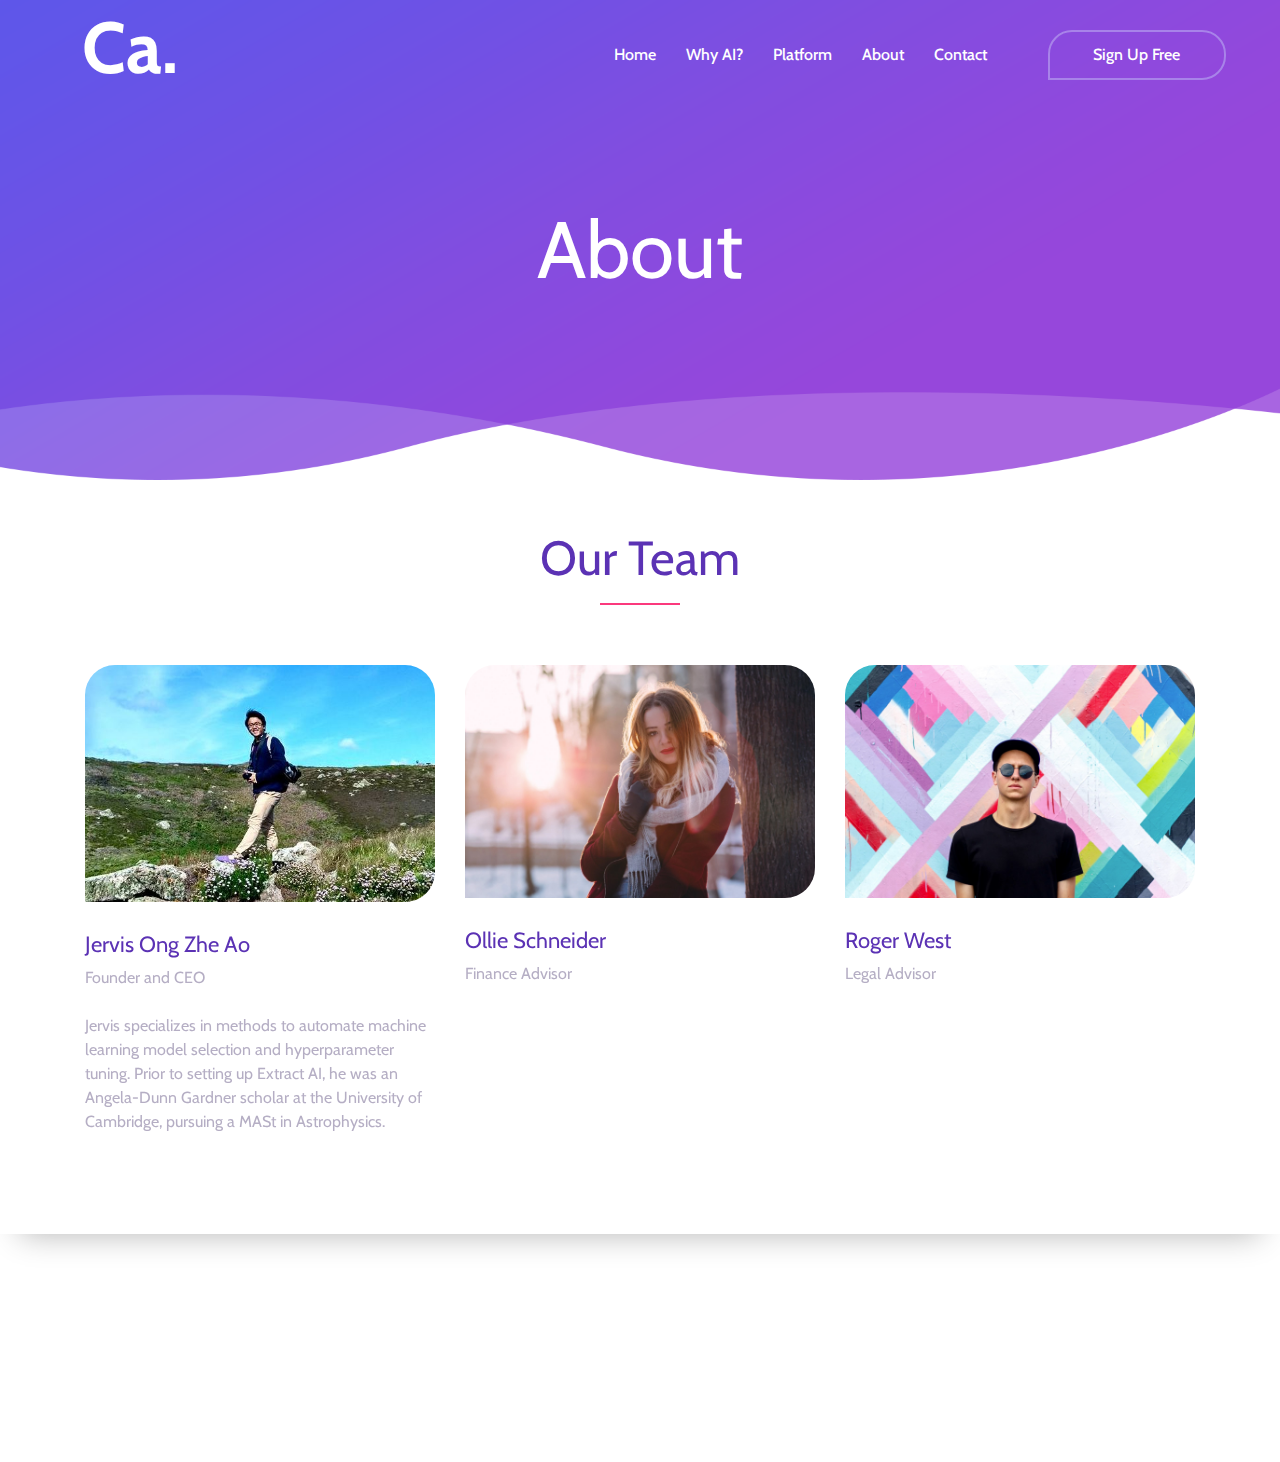
<file: test.html>
<!DOCTYPE html>
<html lang="en">

<head>
    <meta charset="UTF-8">
    <meta name="description" content="">
    <meta http-equiv="X-UA-Compatible" content="IE=edge">
    <meta name="viewport" content="width=device-width, initial-scale=1, shrink-to-fit=no">
    <!-- The above 4 meta tags *must* come first in the head; any other head content must come *after* these tags -->

    <!-- Title -->
    <title>Extract AI </title>

    <!-- Favicon -->
    <link rel="icon" href="img/core-img/favicon.ico">

    <!-- Core Stylesheet -->
    <link href="style.css" rel="stylesheet">

    <!-- Responsive CSS -->
    <link href="css/responsive.css" rel="stylesheet">

</head>

<body>
    <!-- Preloader Start -->
    <div id="preloader">
        <div class="colorlib-load"></div>
    </div>

    <!-- ***** Header Area Start ***** -->
    <header class="header_area animated">
        <div class="container-fluid">
            <div class="row align-items-center">
                <!-- Menu Area Start -->
                <div class="col-12 col-lg-10">
                    <div class="menu_area">
                        <nav class="navbar navbar-expand-lg navbar-light">
                            <!-- Logo -->
                            <a class="navbar-brand" href="#">Ca.</a>
                            <button class="navbar-toggler" type="button" data-toggle="collapse" data-target="#ca-navbar" aria-controls="ca-navbar" aria-expanded="false" aria-label="Toggle navigation"><span class="navbar-toggler-icon"></span></button>
                            <!-- Menu Area -->
                            <div class="collapse navbar-collapse" id="ca-navbar">
                                <ul class="navbar-nav ml-auto" id="nav">
                                    <li class="nav-item"><a class="nav-link" href="index.html">Home</a></li>
                                    <li class="nav-item"><a class="nav-link" href="whyus.html">Why AI?</a></li>
				    <li class="nav-item"><a class="nav-link" href="platform.html">Platform</a></li>
                                    <li class="nav-item"><a class="nav-link" href="about.html">About</a></li>
                                    <li class="nav-item"><a class="nav-link" href="contact.html">Contact</a></li>
                                </ul>
                                <div class="sing-up-button d-lg-none">
                                    <a href="#">Sign Up Free</a>
                                </div>
                            </div>
                        </nav>
                    </div>
                </div>
                <!-- Signup btn -->
                <div class="col-12 col-lg-2">
                    <div class="sing-up-button d-none d-lg-block">
                        <a href="#">Sign Up Free</a>
                    </div>
                </div>
            </div>
        </div>
    </header>
    <!-- ***** Header Area End ***** -->

    <!-- ***** Wellcome Area Start ***** -->
    <section class="wellcome_area_nonhome">
        <div class="container h-100">
            <div class="row h-100 align-items-center">
                <div class="col-12">
                    <div class="wellcome-heading" align="center">
                        <h7><br>About</h7>
                    </div>
                </div>
            </div>
        </div>
    </section>
    <!-- ***** Wellcome Area End ***** -->

     <!-- ***** Our Team Area Start ***** -->
    <section class="our-Team-area bg-white section_padding_100_50 clearfix" id="team">
        <div class="container">
            <div class="row">
                <div class="col-12 text-center">
                    <!-- Heading Text  -->
                    <div class="section-heading">
                        <h2>Our Team</h2>
                        <div class="line-shape"></div>
                    </div>
                </div>
            </div>
            <div class="row">
                <div class="col-12 col-md-6 col-lg-4">
                    <div class="single-team-member">
                        <div class="member-image">
                            <img src="img/jervis1.jpg" alt="">
                            <div class="team-hover-effects">
                                <div class="team-social-icon">
                                    <a href="#"><i class="fa fa-facebook" aria-hidden="true"></i></a>
                                    <a href="#"><i class="fa fa-twitter" aria-hidden="true"></i></a>
                                    <a href="#"><i class="fa fa-google-plus" aria-hidden="true"></i></a>
                                    <a href="#"> <i class="fa fa-instagram" aria-hidden="true"></i></a>
                                </div>
                            </div>
                        </div>
                        <div class="member-text">
                            <h4>Jervis Ong Zhe Ao</h4>
                            <p>Founder and CEO<br><br></p>
			    <p>Jervis specializes in methods to automate machine learning model selection and hyperparameter tuning. Prior to setting up Extract AI, he was an Angela-Dunn Gardner scholar at the University of Cambridge, pursuing a MASt in Astrophysics.</p>
                        </div>
                    </div>
                </div>
               
                <div class="col-12 col-md-6 col-lg-4">
                    <div class="single-team-member">
                        <div class="member-image">
                            <img src="img/team-img/team-3.jpg" alt="">
                            <div class="team-hover-effects">
                                <div class="team-social-icon">
                                    <a href="#"><i class="fa fa-facebook" aria-hidden="true"></i></a>
                                    <a href="#"><i class="fa fa-twitter" aria-hidden="true"></i></a>
                                    <a href="#"><i class="fa fa-google-plus" aria-hidden="true"></i></a>
                                    <a href="#"> <i class="fa fa-instagram" aria-hidden="true"></i></a>
                                </div>
                            </div>
                        </div>
                        <div class="member-text">
                            <h4>Ollie Schneider</h4>
                            <p>Finance Advisor</p>
                        </div>
                    </div>
                </div>
                <div class="col-12 col-md-6 col-lg-4">
                    <div class="single-team-member">
                        <div class="member-image">
                            <img src="img/team-img/team-4.jpg" alt="">
                            <div class="team-hover-effects">
                                <div class="team-social-icon">
                                    <a href="#"><i class="fa fa-facebook" aria-hidden="true"></i></a>
                                    <a href="#"><i class="fa fa-twitter" aria-hidden="true"></i></a>
                                    <a href="#"><i class="fa fa-google-plus" aria-hidden="true"></i></a>
                                    <a href="#"> <i class="fa fa-instagram" aria-hidden="true"></i></a>
                                </div>
                            </div>
                        </div>
                        <div class="member-text">
                            <h4>Roger West</h4>
                            <p>Legal Advisor</p>
                        </div>
                    </div>
                </div>
            </div>
        </div>
    </section>
    <!-- ***** Our Team Area End ***** -->


    <!-- ***** Footer Area Start ***** -->
    <footer class="footer-social-icon text-center section_padding_70 clearfix">
        <!-- footer logo -->
        <div class="footer-text">
            <h2></h2>
        </div>
        <!-- social icon-->
        <div class="footer-social-icon">
            <a href="#"><i class="fa fa-facebook" aria-hidden="true"></i></a>
            <a href="#"><i class="active fa fa-twitter" aria-hidden="true"></i></a>
            <a href="#"> <i class="fa fa-instagram" aria-hidden="true"></i></a>
            <a href="#"><i class="fa fa-google-plus" aria-hidden="true"></i></a>
        </div>
        <div class="footer-menu">
            <nav>
                <ul>
                    <li><a href="#">About</a></li>
                    <li><a href="#">Terms &amp; Conditions</a></li>
                    <li><a href="#">Privacy Policy</a></li>
                    <li><a href="#">Contact</a></li>
                </ul>
            </nav>
        </div>
        <!-- Foooter Text-->
        <div class="copyright-text">
            <!-- ***** Removing this text is now allowed! This template is licensed under CC BY 3.0 ***** -->
            <p>Copyright ©2017 Ca. Designed by <a href="https://colorlib.com" target="_blank">Colorlib</a></p>
        </div>
    </footer>
    <!-- ***** Footer Area Start ***** -->

    <!-- Jquery-2.2.4 JS -->
    <script src="js/jquery-2.2.4.min.js"></script>
    <!-- Popper js -->
    <script src="js/popper.min.js"></script>
    <!-- Bootstrap-4 Beta JS -->
    <script src="js/bootstrap.min.js"></script>
    <!-- All Plugins JS -->
    <script src="js/plugins.js"></script>
    <!-- Slick Slider Js-->
    <script src="js/slick.min.js"></script>
    <!-- Footer Reveal JS -->
    <script src="js/footer-reveal.min.js"></script>
    <!-- Active JS -->
    <script src="js/active.js"></script>
</body>

</html>
</file>
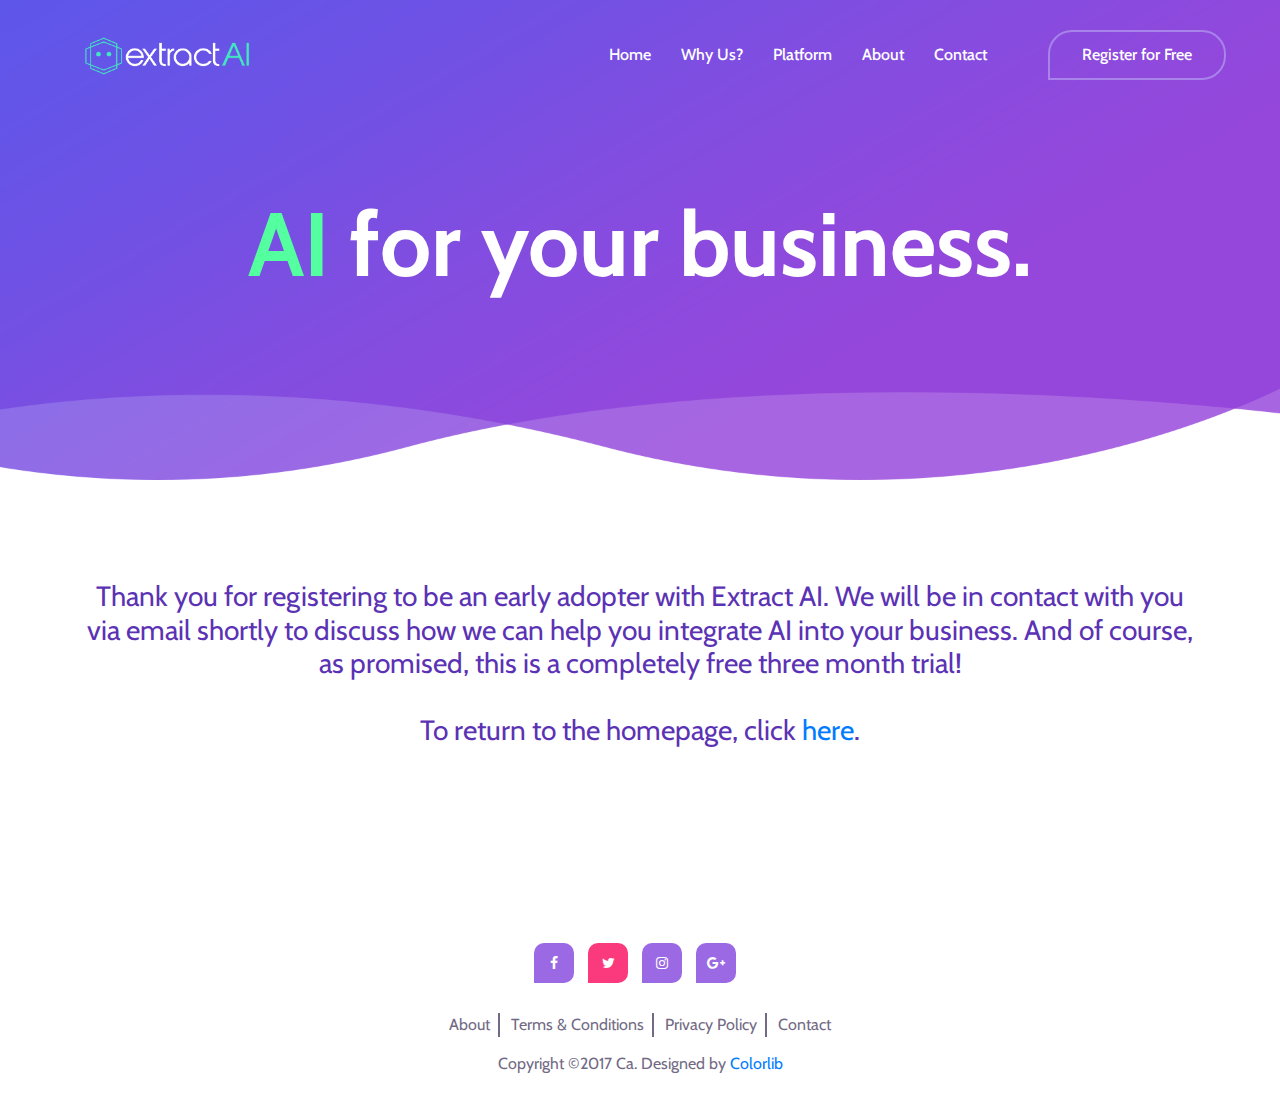
<file: thankyou.html>
<!DOCTYPE html>
<html lang="en">

<head>
	
<!-- Global site tag (gtag.js) - Google Analytics -->
<script async src="https://www.googletagmanager.com/gtag/js?id=UA-139959319-1"></script>
<script>
  window.dataLayer = window.dataLayer || [];
  function gtag(){dataLayer.push(arguments);}
  gtag('js', new Date());
  gtag('config', 'UA-139959319-1');
</script>
    <meta charset="UTF-8">
    <meta name="description" content="">
    <meta http-equiv="X-UA-Compatible" content="IE=edge">
    <meta name="viewport" content="width=device-width, initial-scale=1, shrink-to-fit=no">
    <!-- The above 4 meta tags *must* come first in the head; any other head content must come *after* these tags -->

    <!-- Title -->
    <title>Extract AI </title>

    <!-- Favicon -->
    <link rel="icon" href="img/logo.png">

    <!-- Core Stylesheet -->
    <link href="style.css" rel="stylesheet">

    <!-- Responsive CSS -->
    <link href="css/responsive.css" rel="stylesheet">

</head>

<body>
    <!-- Preloader Start -->
    <div id="preloader">
        <div class="colorlib-load"></div>
    </div>

    <!-- ***** Header Area Start ***** -->
    <header class="header_area animated">
        <div class="container-fluid">
            <div class="row align-items-center">
                <!-- Menu Area Start -->
                <div class="col-12 col-lg-10">
                    <div class="menu_area">
                        <nav class="navbar navbar-expand-lg navbar-light">
                            <!-- Logo -->
                            <a class="navbar-brand" href="index.html"><img id ='logo' src="img/newlogo.png" alt="" height = '40px' width = '170px'></a>
                            <button class="navbar-toggler" type="button" data-toggle="collapse" data-target="#ca-navbar" aria-controls="ca-navbar" aria-expanded="false" aria-label="Toggle navigation"><span class="navbar-toggler-icon"></span></button>
                            <!-- Menu Area -->
                            <div class="collapse navbar-collapse" id="ca-navbar">
                                <ul class="navbar-nav ml-auto" id="nav">
                                    <li class="nav-item"><a class="nav-link" href="index.html">Home</a></li>
                                    <li class="nav-item"><a class="nav-link" href="whyus.html">Why Us?</a></li>
				    <li class="nav-item"><a class="nav-link" href="platform.html">Platform</a></li>
                                    <li class="nav-item"><a class="nav-link" href="about.html">About</a></li>
                                    <li class="nav-item"><a class="nav-link" href="contact.html">Contact</a></li>
                                </ul>
                                <div class="sing-up-button d-lg-none">
                                    <a href="#">Sign Up Free</a>
                                </div>
                            </div>
                        </nav>
                    </div>
                </div>
                <!-- Signup btn -->
                <div class="col-12 col-lg-2">
                    <div class="sing-up-button d-none d-lg-block">
                        <a href="platform.html">Register for Free</a>
                    </div>
                </div>
            </div>
        </div>
    </header>
    <!-- ***** Header Area End ***** -->

    <!-- ***** Wellcome Area Start ***** -->
    <section class="wellcome_area_platform">
        <div class="container h-100">
            <div class="row h-100 align-items-center">
                <div class="col-12">
                    <div class="wellcome-heading" align="center">
                        <h2><br><span class="text-green">AI</span> for your business.</h2>
                    </div>
                </div>
            </div>
        </div>
    </section>
    <!-- ***** Wellcome Area End ***** -->

    <!-- ***** Special Area Start ***** -->
    <section class="special-area bg-white section_padding_100" id="about">
        <div class="container">
            <div class="row">
                <div class="col-12">
                    <!-- Section Heading Area -->
		  <div class="section-heading text-center">
                        <h3>Thank you for registering to be an early adopter with Extract AI. We will be in contact with you via email shortly to discuss how we can help you integrate AI into your business. And of course, as promised, this is a completely free three month trial! <br><br> To return to the homepage, click <a href="index.html">here</a>. </h3>

                    </div>
                    


                </div>
            </div>


 

        <!-- Special Description Area -->
        
    </section>
    <!-- ***** Special Area End ***** -->
           

    

    

  
    

    <!-- ***** Footer Area Start ***** -->
    <footer class="footer-social-icon text-center section_padding_70 clearfix">
        <!-- footer logo -->
        <div class="footer-text">
            <h2></h2>
        </div>
        <!-- social icon-->
        <div class="footer-social-icon">
            <a href="#"><i class="fa fa-facebook" aria-hidden="true"></i></a>
            <a href="#"><i class="active fa fa-twitter" aria-hidden="true"></i></a>
            <a href="#"> <i class="fa fa-instagram" aria-hidden="true"></i></a>
            <a href="#"><i class="fa fa-google-plus" aria-hidden="true"></i></a>
        </div>
        <div class="footer-menu">
            <nav>
                <ul>
                    <li><a href="#">About</a></li>
                    <li><a href="#">Terms &amp; Conditions</a></li>
                    <li><a href="#">Privacy Policy</a></li>
                    <li><a href="#">Contact</a></li>
                </ul>
            </nav>
        </div>
        <!-- Foooter Text-->
        <div class="copyright-text">
            <!-- ***** Removing this text is now allowed! This template is licensed under CC BY 3.0 ***** -->
            <p>Copyright ©2017 Ca. Designed by <a href="https://colorlib.com" target="_blank">Colorlib</a></p>
        </div>
    </footer>
    <!-- ***** Footer Area Start ***** -->

    <!-- Jquery-2.2.4 JS -->
    <script src="js/jquery-2.2.4.min.js"></script>
    <!-- Popper js -->
    <script src="js/popper.min.js"></script>
    <!-- Bootstrap-4 Beta JS -->
    <script src="js/bootstrap.min.js"></script>
    <!-- All Plugins JS -->
    <script src="js/plugins.js"></script>
    <!-- Slick Slider Js-->
    <script src="js/slick.min.js"></script>
    <!-- Footer Reveal JS -->
    <script src="js/footer-reveal.min.js"></script>
    <!-- Active JS -->
    <script src="js/active.js"></script>
</body>

</html>
</file>
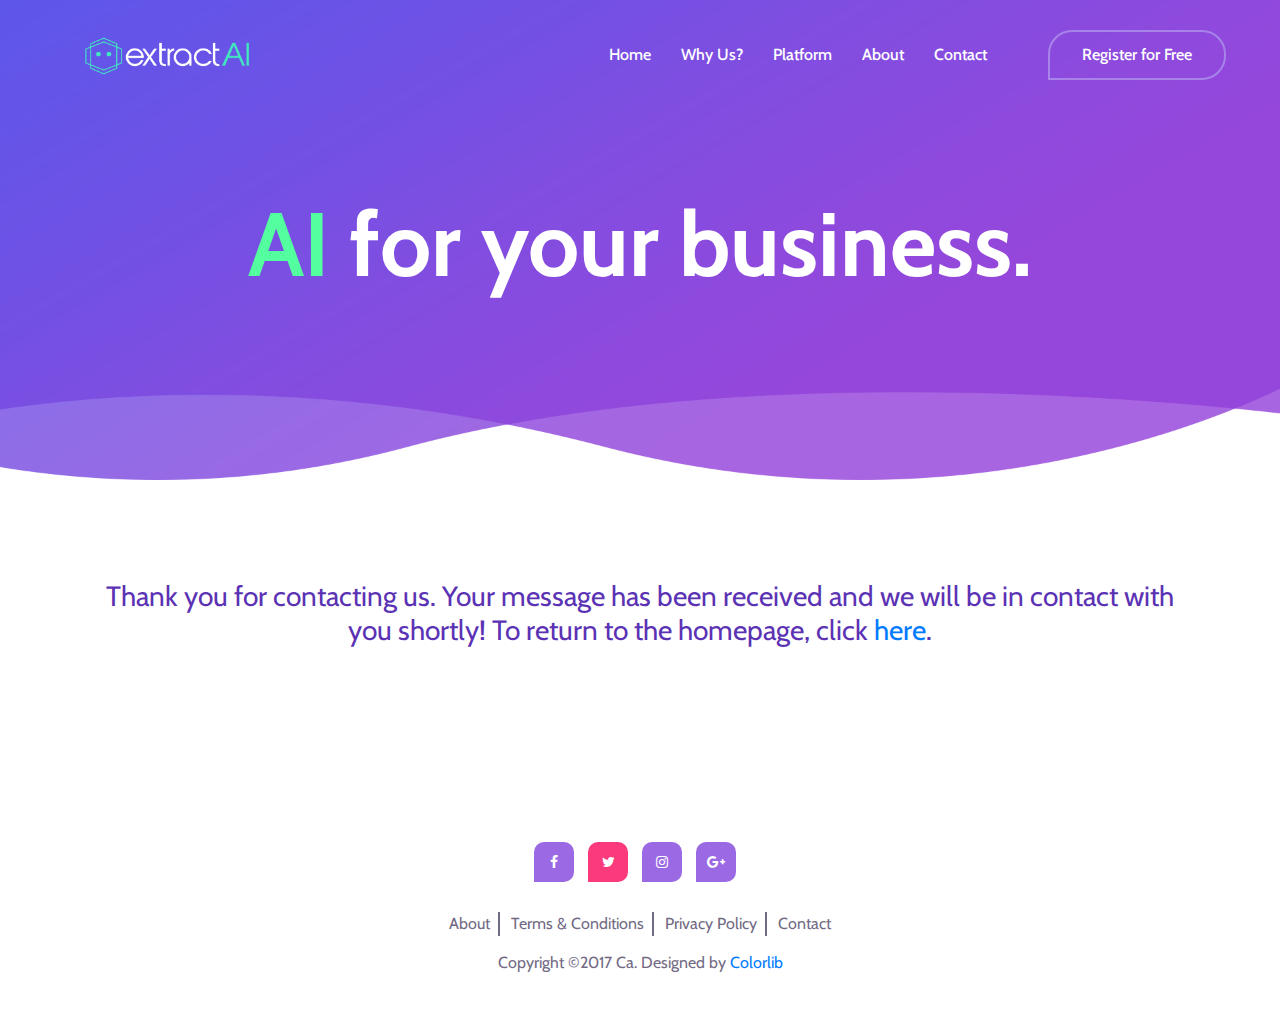
<file: thankyou2.html>
<!DOCTYPE html>
<html lang="en">

<head>
    <meta charset="UTF-8">
    <meta name="description" content="">
    <meta http-equiv="X-UA-Compatible" content="IE=edge">
    <meta name="viewport" content="width=device-width, initial-scale=1, shrink-to-fit=no">
    <!-- The above 4 meta tags *must* come first in the head; any other head content must come *after* these tags -->

    <!-- Title -->
    <title>Extract AI </title>

    <!-- Favicon -->
    <link rel="icon" href="img/logo.png">

    <!-- Core Stylesheet -->
    <link href="style.css" rel="stylesheet">

    <!-- Responsive CSS -->
    <link href="css/responsive.css" rel="stylesheet">

</head>

<body>
    <!-- Preloader Start -->
    <div id="preloader">
        <div class="colorlib-load"></div>
    </div>

    <!-- ***** Header Area Start ***** -->
    <header class="header_area animated">
        <div class="container-fluid">
            <div class="row align-items-center">
                <!-- Menu Area Start -->
                <div class="col-12 col-lg-10">
                    <div class="menu_area">
                        <nav class="navbar navbar-expand-lg navbar-light">
                            <!-- Logo -->
                            <a class="navbar-brand" href="index.html"><img id ='logo' src="img/newlogo.png" alt="" height = '40px' width = '170px'></a>
                            <button class="navbar-toggler" type="button" data-toggle="collapse" data-target="#ca-navbar" aria-controls="ca-navbar" aria-expanded="false" aria-label="Toggle navigation"><span class="navbar-toggler-icon"></span></button>
                            <!-- Menu Area -->
                            <div class="collapse navbar-collapse" id="ca-navbar">
                                <ul class="navbar-nav ml-auto" id="nav">
                                    <li class="nav-item"><a class="nav-link" href="index.html">Home</a></li>
                                    <li class="nav-item"><a class="nav-link" href="whyus.html">Why Us?</a></li>
				    <li class="nav-item"><a class="nav-link" href="platform.html">Platform</a></li>
                                    <li class="nav-item"><a class="nav-link" href="about.html">About</a></li>
                                    <li class="nav-item"><a class="nav-link" href="contact.html">Contact</a></li>
                                </ul>
                                <div class="sing-up-button d-lg-none">
                                    <a href="#">Sign Up Free</a>
                                </div>
                            </div>
                        </nav>
                    </div>
                </div>
                <!-- Signup btn -->
                <div class="col-12 col-lg-2">
                    <div class="sing-up-button d-none d-lg-block">
                        <a href="platform.html">Register for Free</a>
                    </div>
                </div>
            </div>
        </div>
    </header>
    <!-- ***** Header Area End ***** -->

    <!-- ***** Wellcome Area Start ***** -->
    <section class="wellcome_area_platform">
        <div class="container h-100">
            <div class="row h-100 align-items-center">
                <div class="col-12">
                    <div class="wellcome-heading" align="center">
                        <h2><br><span class="text-green">AI</span> for your business.</h2>
                    </div>
                </div>
            </div>
        </div>
    </section>
    <!-- ***** Wellcome Area End ***** -->

    <!-- ***** Special Area Start ***** -->
    <section class="special-area bg-white section_padding_100" id="about">
        <div class="container">
            <div class="row">
                <div class="col-12">
                    <!-- Section Heading Area -->
		  <div class="section-heading text-center">
                        <h3>Thank you for contacting us. Your message has been received and we will be in contact with you shortly! To return to the homepage, click <a href="index.html">here</a>. </h3>

                    </div>
                    


                </div>
            </div>


 

        <!-- Special Description Area -->
        
    </section>
    <!-- ***** Special Area End ***** -->
           

    

    

  
    

    <!-- ***** Footer Area Start ***** -->
    <footer class="footer-social-icon text-center section_padding_70 clearfix">
        <!-- footer logo -->
        <div class="footer-text">
            <h2></h2>
        </div>
        <!-- social icon-->
        <div class="footer-social-icon">
            <a href="#"><i class="fa fa-facebook" aria-hidden="true"></i></a>
            <a href="#"><i class="active fa fa-twitter" aria-hidden="true"></i></a>
            <a href="#"> <i class="fa fa-instagram" aria-hidden="true"></i></a>
            <a href="#"><i class="fa fa-google-plus" aria-hidden="true"></i></a>
        </div>
        <div class="footer-menu">
            <nav>
                <ul>
                    <li><a href="#">About</a></li>
                    <li><a href="#">Terms &amp; Conditions</a></li>
                    <li><a href="#">Privacy Policy</a></li>
                    <li><a href="#">Contact</a></li>
                </ul>
            </nav>
        </div>
        <!-- Foooter Text-->
        <div class="copyright-text">
            <!-- ***** Removing this text is now allowed! This template is licensed under CC BY 3.0 ***** -->
            <p>Copyright ©2017 Ca. Designed by <a href="https://colorlib.com" target="_blank">Colorlib</a></p>
        </div>
    </footer>
    <!-- ***** Footer Area Start ***** -->

    <!-- Jquery-2.2.4 JS -->
    <script src="js/jquery-2.2.4.min.js"></script>
    <!-- Popper js -->
    <script src="js/popper.min.js"></script>
    <!-- Bootstrap-4 Beta JS -->
    <script src="js/bootstrap.min.js"></script>
    <!-- All Plugins JS -->
    <script src="js/plugins.js"></script>
    <!-- Slick Slider Js-->
    <script src="js/slick.min.js"></script>
    <!-- Footer Reveal JS -->
    <script src="js/footer-reveal.min.js"></script>
    <!-- Active JS -->
    <script src="js/active.js"></script>
</body>

</html>
</file>
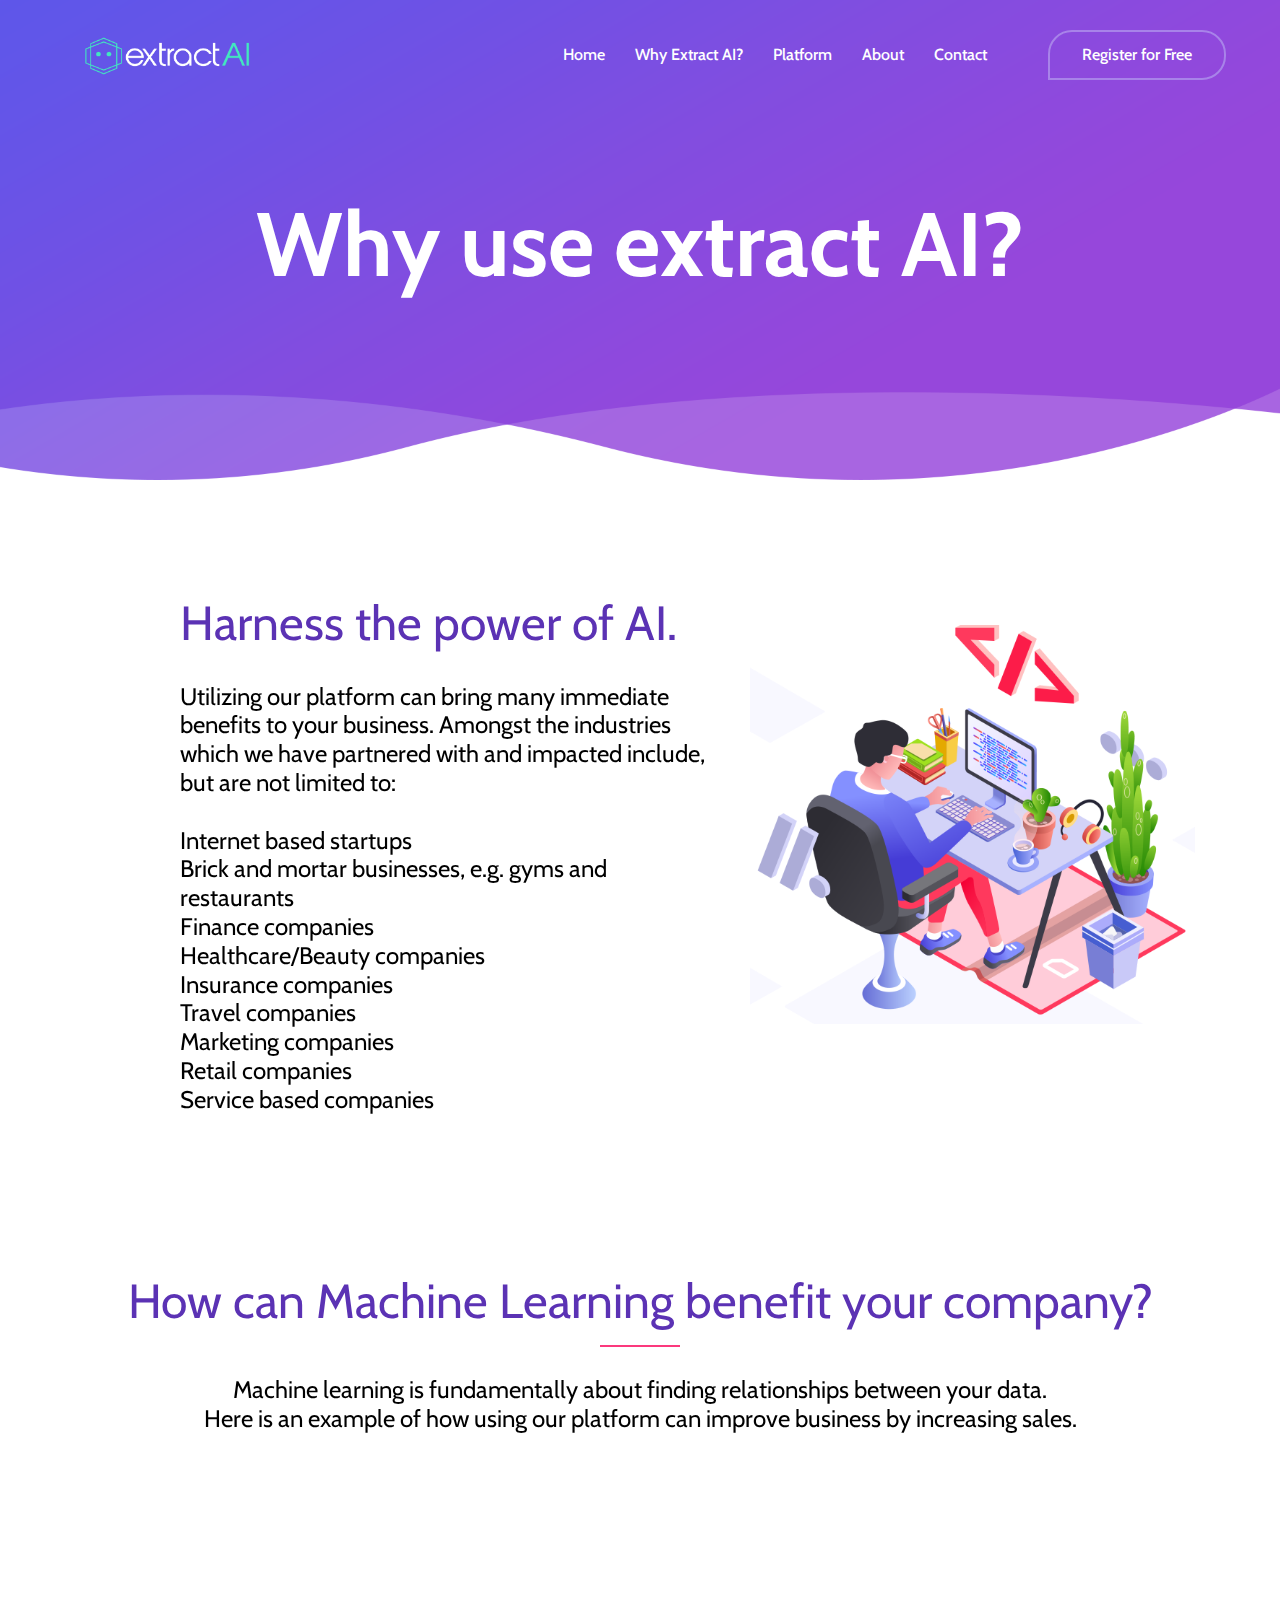
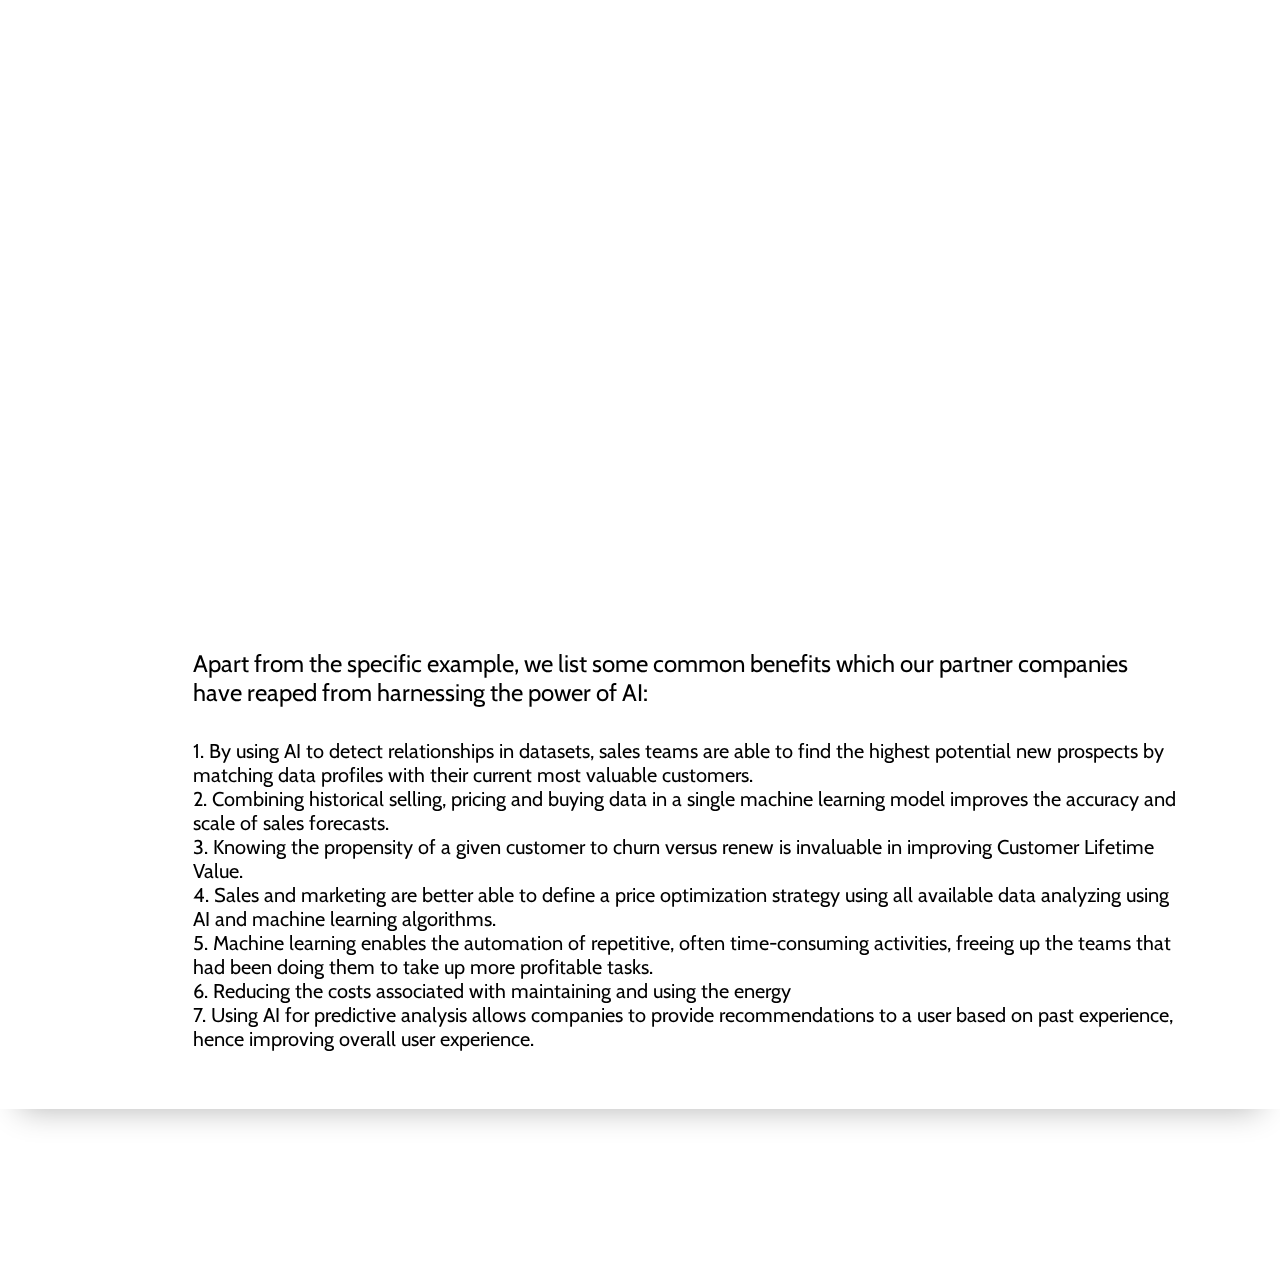
<file: whyus.html>
<!DOCTYPE html>
<html lang="en">

<head>
    <meta charset="UTF-8">
    <meta name="description" content="">
    <meta http-equiv="X-UA-Compatible" content="IE=edge">
    <meta name="viewport" content="width=device-width, initial-scale=1, shrink-to-fit=no">
    <!-- The above 4 meta tags *must* come first in the head; any other head content must come *after* these tags -->

    <!-- Title -->
    <title>Extract AI </title>

    <!-- Favicon -->
    <link rel="icon" href="img/logo.png">

    <!-- Core Stylesheet -->
    <link href="style.css" rel="stylesheet">

    <!-- Responsive CSS -->
    <link href="css/responsive.css" rel="stylesheet">

</head>

<body>
    <!-- Preloader Start -->
    <div id="preloader">
        <div class="colorlib-load"></div>
    </div>

    <!-- ***** Header Area Start ***** -->
    <header class="header_area animated">
        <div class="container-fluid">
            <div class="row align-items-center">
                <!-- Menu Area Start -->
                <div class="col-12 col-lg-10">
                    <div class="menu_area">
                        <nav class="navbar navbar-expand-lg navbar-light">
                            <!-- Logo -->
                            <a class="navbar-brand" href="index.html"><img id ='logo' src="img/newlogo.png" alt="" height = '40px' width = '170px'></a>
                            <button class="navbar-toggler" type="button" data-toggle="collapse" data-target="#ca-navbar" aria-controls="ca-navbar" aria-expanded="false" aria-label="Toggle navigation"><span class="navbar-toggler-icon"></span></button>
                            <!-- Menu Area -->
                            <div class="collapse navbar-collapse" id="ca-navbar">
                                <ul class="navbar-nav ml-auto" id="nav">
                                    <li class="nav-item"><a class="nav-link" href="index.html">Home</a></li>
                                    <li class="nav-item"><a class="nav-link" href="whyus.html">Why Extract AI?</a></li>
				    <li class="nav-item"><a class="nav-link" href="platform.html">Platform</a></li>
                                    <li class="nav-item"><a class="nav-link" href="about.html">About</a></li>
                                    <li class="nav-item"><a class="nav-link" href="contact.html">Contact</a></li>
                                </ul>
                                <div class="sing-up-button d-lg-none">
                                    <a href="#">Sign Up Free</a>
                                </div>
                            </div>
                        </nav>
                    </div>
                </div>
                <!-- Signup btn -->
                <div class="col-12 col-lg-2">
                    <div class="sing-up-button d-none d-lg-block">
                        <a href="platform.html">Register for Free</a>
                    </div>
                </div>
            </div>
        </div>
    </header>
    <!-- ***** Header Area End ***** -->

    <!-- ***** Wellcome Area Start ***** -->
    <section class="wellcome_area_nonhome">
        <div class="container h-100">
            <div class="row h-100 align-items-center">
                <div class="col-12">
                    <div class="wellcome-heading" align="center">
                        <h2><br>Why use extract AI?</h2>
                    </div>
                </div>
            </div>
        </div>
    </section>
    <!-- ***** Wellcome Area End ***** -->

    <!-- ***** Special Area Start ***** -->
    <section class="special-area bg-white section_padding_100" id="about">
	<div class="special_description_area mt-15">
            <div class="container">
                <div class="row">
		  <div class="col-lg-7 col-xl-6 ml-xl-auto">
                     <div class="special_description_content">
                       <h2>Harness the power of AI.</h2>
                       <h4>Utilizing our platform can bring many immediate benefits to your business. 
						Amongst the industries which we have partnered with and impacted include, but are not limited to:
						<ul>
							<li><br>Internet based startups</li>
							<li>Brick and mortar businesses, e.g. gyms and restaurants</li>
							<li>Finance companies</li>
							<li>Healthcare/Beauty companies</li>
							<li>Insurance companies</li>
							<li>Travel companies</li>
							<li>Marketing companies</li>
							<li>Retail companies</li>
							<li>Service based companies</li>
						</ul>
						</h4>

                     </div>
                   </div>
                    <div class="col-lg-5 mt-30">
                        <div class="special_description_img">
                            <img src="img/about2.png" alt="" >
                        </div>
                    </div>
                </div>
            </div>
        </div>			
	</section>

    <!-- ***** Special Area Start ***** -->
    <section class="special-area bg-white section_padding_100" id="about">

        <div class="container">
            <div class="row">
                <div class="col-12">
                    <!-- Section Heading Area -->
                    <div class="section-heading text-center">
                        <h2>How can Machine Learning benefit your company?</h2>
                        <div class="line-shape"></div>
			<h4> <br> Machine learning is fundamentally about finding relationships between your data. <br> Here is an example of how using our platform can improve business by increasing sales.  </h4>

                    </div>
                </div>
            </div>

            <div class="row">


                <!-- Single Special Area -->
                <div class="col-12 col-md-12">
                    <div class="single-special text-center wow fadeInUp" data-wow-delay="0.6s">
                        <div class="single-icon">
                            <img src="img/ml1.png" alt="">
                        </div>
                       
                    </div>
                </div>

            </div>
        </div>


<div class="container">
                
		        <div class="col-lg-12 col-xl-11 ml-xl-auto">
                    <div class="special_description_content">
                       
                       <h4>Apart from the specific example, we list some common benefits which our partner companies have reaped from harnessing the power of AI: </h4>
<h6>
<br>
<ul>
  <li>1. By using AI to detect relationships in datasets, sales teams are able to find the highest 
  potential new prospects by matching data profiles with their current most valuable customers.</li>
  <li>2. Combining historical selling, pricing and buying data in a single machine learning model improves the accuracy and scale of sales forecasts.</li>
  <li>3. Knowing the propensity of a given customer to churn versus renew is invaluable in improving Customer Lifetime Value.</li>
  <li>4. Sales and marketing are better able to define a price optimization strategy using all available data analyzing using AI and machine learning algorithms.</li>
  <li>5. Machine learning enables the automation of repetitive, often time-consuming activities, freeing up the teams that had been doing them to take up more profitable tasks.</li>
  <li>6. Reducing the costs associated with maintaining and using the energy </li>
  
  <li>7. Using AI for predictive analysis allows companies to provide recommendations to a user based on past experience, hence improving overall user experience.</li>

</ul>
						
						</h6>

                    </div>
                </div>

                
            </div>

            </div>
        </div>
        
    </section>
    <!-- ***** Special Area End ***** -->


	
	   

    <!-- ***** Footer Area Start ***** -->
    <footer class="footer-social-icon text-center section_padding_70 clearfix">
        <!-- footer logo -->
        <div class="footer-text">
            <h2></h2>
        </div>
        <!-- social icon-->

        <div class="footer-menu">
            <nav>
                <ul>
                    <li><a href="about.html">About</a></li>
                    <li><a href="platform.html">Beta Access</a></li>
                    <li><a href="about.html#joinus">Join Us</a></li>
                    <li><a href="contact.html">Contact</a></li>
                </ul>
            </nav>
        </div>
        <!-- Foooter Text-->
        <div class="copyright-text">
            <!-- ***** Removing this text is now allowed! This template is licensed under CC BY 3.0 ***** -->
            <p>Copyright ©2019 Extract AI. Designed with help from <a href="https://colorlib.com" target="_blank">Colorlib</a></p>
        </div>
    </footer>
    <!-- ***** Footer Area Start ***** -->

    <!-- Jquery-2.2.4 JS -->
    <script src="js/jquery-2.2.4.min.js"></script>
    <!-- Popper js -->
    <script src="js/popper.min.js"></script>
    <!-- Bootstrap-4 Beta JS -->
    <script src="js/bootstrap.min.js"></script>
    <!-- All Plugins JS -->
    <script src="js/plugins.js"></script>
    <!-- Slick Slider Js-->
    <script src="js/slick.min.js"></script>
    <!-- Footer Reveal JS -->
    <script src="js/footer-reveal.min.js"></script>
    <!-- Active JS -->
    <script src="js/active.js"></script>
</body>

</html>
</file>
<file: style.css>
/* --------------------------
:: Template Name: Colorlib App - App Landing Page 
:: Template Author: Colorlib
:: Template Author URI: https://colorlib.com/
:: Description: Colorlib is a One Page based App Landing Template. It's very clean, creative & beautiful. It's super     responsive & ultra light.
:: Tags: Colorlib, App Landing, Apps, Responsive App Landing, Bootstrap 4, Free Theme, Free HTML Template, HTML5 Template etc.
:: Version: v1.0
:: Created: 11/03/2017
-------------------------- */

/* --- [Master Stylesheet] ----
:: 1.0 Base CSS Start
:: 2.0 Header Area CSS
:: 3.0 Wellcome Area CSS
:: 4.0 Special Area CSS
:: 5.0 Features Area CSS
:: 6.0 Video Area CSS
:: 7.0 Cool Facts Area CSS
:: 8.0 Screenshots Area CSS
:: 9.0 Pricing Plan Area CSS
:: 10.0 Testimonials Area CSS
:: 11.0 CTA Area CSS Start
:: 12.0 Team Area CSS Start
:: 13.0 Contact Area CSS Start
:: 14.0 Footer Area CSS Start
-------------------------- */

@import url('https://fonts.googleapis.com/css?family=Cabin:400,500,700|Montserrat:400,500,700');
@import 'css/bootstrap.min.css';
@import 'css/animate.css';
@import 'css/magnific-popup.css';
@import 'css/owl.carousel.min.css';
@import 'css/slick.css';
@import 'css/font-awesome.min.css';
@import 'css/themify-icons.css';
@import 'css/ionicons.min.css';

iframe {
    border:0px;
    height:0px;
    visibility:hidden;
    width:0px;
}

/* --------------------------
:: 1.0 Base CSS Start
-------------------------- */

* {
    margin: 0;
    padding: 0;
}

body {
    font-family: 'Cabin', sans-serif;
    background-color: #fff;
}

h1,
h2,
h3,
h4,
h5,
h6 {
    font-family: 'Cabin', sans-serif;
    font-weight: 400;
    color: #000;
    line-height: 1.2;
}

.section_padding_100 {
    padding-top: 100px;
    padding-bottom: 50px;
}

.section_padding_100_50 {
    padding-top: 50px;
    padding-bottom: 50px;
}

.section_padding_100_70 {
    padding-top: 100px;
    padding-bottom: 70px;
}

.section_padding_50 {
    padding-top: 50px;
    padding-bottom: 50px;
}

.add-margin {
    margin-top: 50px;
}

.section_padding_50_20 {
    padding-top: 50px;
    padding-bottom: 20px;
}

.section_padding_150 {
    padding-top: 150px;
    padding-bottom: 150px;
}

.section_padding_200 {
    padding-top: 200px;
    padding-bottom: 200px;
}

.section_padding_0_100 {
    padding-top: 0;
    padding-bottom: 100px;
}

.section_padding_70 {
    padding-top: 70px;
    padding-bottom: 10px;
}

.section_padding_0_50 {
    padding-top: 0;
    padding-bottom: 50px;
}

img {
    max-width: 100%;
    max-height: 100%;
}

.mt-15 {
    margin-top: 15px;
}



.mt-30 {
    margin-top: 30px;
}

.mt-40 {
    margin-top: 40px;
}

.mt-50 {
    margin-top: 50px;
}

.mt-100 {
    margin-top: 100px;
}

.mt-150 {
    margin-top: 150px;
}

.mr-15 {
    margin-right: 15px;
}

.mr-30 {
    margin-right: 30px;
}

.mr-50 {
    margin-right: 50px;
}

.mr-100 {
    margin-right: 100px;
}

.mb-15 {
    margin-bottom: 15px;
}

.mb-30 {
    margin-bottom: 30px;
}

.mb-50 {
    margin-bottom: 50px;
}

.mb-100 {
    margin-bottom: 100px;
}

.ml-15 {
    margin-left: 15px;
}

.ml-30 {
    margin-left: 30px;
}

.ml-50 {
    margin-left: 50px;
}

.ml-100 {
    margin-left: 100px;
}

ul,
ol {
    margin: 0;
    padding: 0;
}

#scrollUp {
    bottom: 0;
    font-size: 24px;
    right: 30px;
    width: 50px;
    background-color: #fb397d;
    color: #fff;
    text-align: center;
    height: 50px;
    line-height: 50px;
}

a,
a:hover,
a:focus,
a:active {
    text-decoration: none;
    -webkit-transition-duration: 500ms;
    -o-transition-duration: 500ms;
    transition-duration: 500ms;
}

li {
    list-style: none;
}

p {
    color: #726a84;
    font-size: 16px;
    font-weight: 300;
    margin-top: 0;
}

.heading-text > p {
    font-size: 16px;
}

.section-heading > h2 {
    font-weight: 300;
    color: #5b32b4;
    font-size: 48px;
    margin: 0;
}



.section-heading > h3 {
    font-weight: 300;
    color: #5b32b4;
    font-size: 28px;
    margin: 0;
}

.section-heading > h5 {
    font-weight: 100;
    color: #000000;
    font-size: 20px;
    margin: 0;
}

.section-heading > h1 {
    font-size: 20px;
    color: #ffffff;
    font-weight: 400;
    position: relative;
    z-index: 3;
}


.section-heading {
    margin-bottom: 60px;
}

.line-shape-white,
.line-shape {
    width: 80px;
    height: 2px;
    background-color: #fb397d;
    margin-top: 15px;
}

.line-shape {
    margin-left: calc(50% - 40px);
}

.table {
    display: table;
    height: 100%;
    left: 0;
    position: relative;
    top: 0;
    width: 100%;
    z-index: 2;
}

.table-cell {
    display: table-cell;
    vertical-align: middle;
}

#preloader {
    overflow: hidden;
    background-color: #fff;
    height: 100%;
    left: 0;
    position: fixed;
    top: 0;
    width: 100%;
    z-index: 999999;
}

.colorlib-load {
    -webkit-animation: 2000ms linear 0s normal none infinite running colorlib-load;
    animation: 2000ms linear 0s normal none infinite running colorlib-load;
    background: transparent none repeat scroll 0 0;
    border-color: #dddddd #dddddd #fb397d;
    border-radius: 50%;
    border-style: solid;
    border-width: 2px;
    height: 40px;
    left: calc(50% - 20px);
    position: relative;
    top: calc(50% - 20px);
    width: 40px;
    z-index: 9;
}

@-webkit-keyframes colorlib-load {
    0% {
        -webkit-transform: rotate(0deg);
        transform: rotate(0deg);
    }
    100% {
        -webkit-transform: rotate(360deg);
        transform: rotate(360deg);
    }
}

@keyframes colorlib-load {
    0% {
        -webkit-transform: rotate(0deg);
        transform: rotate(0deg);
    }
    100% {
        -webkit-transform: rotate(360deg);
        transform: rotate(360deg);
    }
}

/* --------------------------
:: 2.0 Header Area CSS
-------------------------- */

.header_area {
    left: 0;
    position: absolute;
    width: 100%;
    z-index: 99;
    top: 0;
    padding: 0 4%;
}

.menu_area .navbar-brand {
    font-size: 72px;
    font-weight: 700;
    color: #fff;
    margin-top: -15px;
    line-height: 1;
    padding: 0;
}


.menu_area .navbar-brand:hover,
.menu_area .navbar-brand:focus {
    color: #fff;
}


.menu_area {
    position: relative;
    z-index: 2;
}

.menu_area #nav .nav-link {
    color: #fff;
    display: block;
    font-size: 16px;
    font-weight: 500;
    border-radius: 30px;
    -webkit-transition-duration: 500ms;
    -o-transition-duration: 500ms;
    transition-duration: 500ms;
    padding: 35px 15px;
}


.menu_area nav ul li > a:hover {
    color: #fb397d;
}

.sing-up-button {
    text-align: right;
}

.sing-up-button > a {
    color: #fff;
    font-weight: 500;
    display: inline-block;
    border: 2px solid #a883e9;
    height: 50px;
    min-width: 178px;
    line-height: 46px;
    text-align: center;
    border-radius: 24px 24px 24px 0px;
}

.sing-up-button > a:hover {
    background: #fb397d;
    color: #fff;
    border-color: transparent;
    -webkit-transition-duration: 500ms;
    -o-transition-duration: 500ms;
    transition-duration: 500ms;
}

/* stcicky css */

.header_area.sticky {
    background-color: #884bdf;
    -webkit-box-shadow: 0 4px 20px rgba(0, 0, 0, 0.1);
            box-shadow: 0 4px 20px rgba(0, 0, 0, 0.1);
    height: 70px;
    position: fixed;
    top: 0;
    z-index: 99;
}

.header_area.sticky .menu_area .navbar-brand {
    font-size: 50px;
}

.header_area.sticky .menu_area #nav .nav-link {
    padding: 23px 15px;
}
.header_area.sticky .navbar {
    padding: 0;
}


/* --------------------------
:: 3.0 Wellcome Area CSS
-------------------------- */

.wellcome_area {
    background-image: url(img/bg-img/welcome-bg.png);
    height: 900px;
    position: relative;
    z-index: 1;
    background-position: bottom center;
    background-size: cover;
}

.wellcome_area_nonhome {
    background-image: url(img/bg-img/welcome-bg.png);
    height: 480px;
    position: relative;
    z-index: 1;
    background-position: bottom center;
    background-size: cover;
}

.wellcome_area_platform {
    background-image: url(img/bg-img/welcome-bg.png);
    height: 480px;
    position: relative;
    z-index: 1;
    background-position: bottom center;
    background-size: cover;
}

.wellcome_area:after {
    position: absolute;
    width: 100%;
    left: 0;
    height: 2px;
    background-color: #fff;
    content: '';
    bottom: 0;
    z-index: 2;
}

.welcome-thumb {
    width: 25%;
    position: absolute;
    bottom: 270px;
    right: 155px;
    z-index: 9;
}

.welcome-thumb img {
    height: auto;
    width: 100%;
}

.wellcome-heading > h2 {
    font-size: 90px;
    color: #ffffff;
    font-weight: 700;
    position: relative;
    z-index: 3;
}

.wellcome-heading > h6 {
    font-size: 70px;
    color: #ffffff;
    font-weight: 700;
    position: relative;
    z-index: 3;
}



.text-green{
    color: #54FF9F;
}


.wellcome-heading > h5 {
    font-size: 23px;
    color: #ffffff;
    font-weight: 400;
    position: relative;
    z-index: 3;
}

.wellcome-heading > h7 {
    font-size: 80px;
    color: #ffffff;
    font-weight: 400;
    position: relative;
    z-index: 3;
}

.partner .h2 {
    font-size: 80px;
    color: #5b32b4;
    font-weight: 400;
    position: relative;
    z-index: 3;
}

.get-start-area .email {
    background: #9572e8;
    height: 50px;
    max-width: 260px;
    border: none;
    border-radius: 24px;
    padding: 0px 15px;
}

.form-control::-webkit-input-placeholder {
    color: #cec1f4;
    opacity: 1;
}

.form-control:-ms-input-placeholder {
    color: #cec1f4;
    opacity: 1;
}

.form-control::-ms-input-placeholder {
    color: #cec1f4;
    opacity: 1;
}

.form-control::placeholder {
    color: #cec1f4;
    opacity: 1;
}

.get-start-area .email:focus {
    border: none;
    outline-offset: transparent !important;
    border-radius: 30px;
}

.get-start-area .submit {
    background-color: #fb397d;
    color: #fff;
    font-weight: 500;
    display: inline-block;
    border: none;
    height: 50px;
    min-width: 167px;
    line-height: 46px;
    text-align: center;
    border-radius: 24px 24px 24px 0px;
    margin-left: 10px;
}

.get-start-area .submit:hover {
    background: #6f52e5;
    color: #fff;
    -webkit-transition-duration: 500ms;
    -o-transition-duration: 500ms;
    transition-duration: 500ms;
}

.wellcome-heading > p {
    color: #fff;
}

.wellcome-heading > h3 {
    font-size: 280px;
    position: absolute;
    top: -134px;
    font-weight: 900;
    left: -12px;
    z-index: -1;
    color: #fff;
    opacity: .1;
    -ms-filter: "progid:DXImageTransform.Microsoft.Alpha(Opacity=10)";
}

.wellcome-heading {
    margin-bottom: 100px;
}

/* --------------------------
:: 4.0 Special Area CSS
-------------------------- */


.square {
  padding-bottom: 100px;
  padding-left: 350px;
}

.column1 {
  float: left;
}

.left, .right {
  width: 25%;
}

.middle {
  width: 50%;
}


.single-icon > i {
    font-size: 36px;
    color: #fb397d;
}

.single-special > h4 {
    font-size: 22px;
    color: #5b32b4;
}

.single-special > h3 {
    font-size: 26px;
    color: #5b32b4;
}

.single-icon {
    margin-bottom: 0px;
}

.single-icon-algolab {
    margin-bottom: 15px;
    margin-top: 15px;
}


.single-special > h4 {
    font-size: 22px;
    color: #5b32b4;
    margin-bottom: 15px;
}

.single-special {
    border: 1px solid #eff2f6;
    padding: 40px;
    border-radius: 40px 40px 40px 0px;
    -webkit-transition-duration: 800ms;
    -o-transition-duration: 800ms;
    transition-duration: 800ms;
    margin-bottom: 30px;
}

.special_description_content > h2 {
    color: #5b32b4;
    font-size: 48px;
    margin-bottom: 30px;
}

.special-area > h3{
    color: #5b32b4;
    font-size: 48px;
    margin-bottom: 30px;
}

.section-heading > h5 {
    font-size: 23px;
    color: #5b32b4;
    font-weight: 400;
    position: relative;
    z-index: 3;
}

.special_description_content > h5 {
    font-size: 23px;
    color: #5b32b4;
    font-weight: 400;
    position: relative;
    z-index: 3;
}

.special_description_content > h6 {
    font-size: 20px;
    color: #000000;
    font-weight: 200;
    position: relative;
    z-index: 3;
}

.single-special:hover {
    -webkit-box-shadow: 0 10px 90px rgba(0, 0, 0, 0.08);
            box-shadow: 0 10px 90px rgba(0, 0, 0, 0.08);
}

.single-special p {
    margin-bottom: 0;
}

.app-download-area {
    display: -moz-flex;
    display: -ms-flex;
    display: -o-flex;
    display: -webkit-box;
    display: -ms-flexbox;
    display: flex;
    -ms-flex-preferred-size: 1;
    flex-basis: 1;
    margin-top: 50px;
}

.app-download-btn a {
    border: 1px solid #ddd;
    display: -webkit-box;
    display: -ms-flexbox;
    display: flex;
    -webkit-box-align: center;
    -ms-flex-align: center;
    align-items: center;
    padding: 15px 30px;
    border-radius: 30px 30px 30px 0;
    -webkit-box-shadow: 0 10px 30px rgba(0, 0, 0, 0.1);
    box-shadow: 0 10px 30px rgba(0, 0, 0, 0.1);
    -webkit-box-pack: center;
    -ms-flex-pack: center;
    justify-content: center;
}

.app-download-btn.active a,
.app-download-btn a:hover {
    border-color: transparent;
    background-color: #fb397d;
}

.app-download-btn a i {
    color: #47425d;
    font-size: 24px;
    margin-right: 15px;
    -webkit-transition-duration: 500ms;
    -o-transition-duration: 500ms;
    transition-duration: 500ms;
}

.app-download-btn a p {
    font-size: 16px;
    line-height: 1;
    -webkit-transition-duration: 500ms;
    -o-transition-duration: 500ms;
    transition-duration: 500ms;
}

.app-download-btn a p span {
    font-size: 12px;
    display: block;
}

.app-download-btn:first-child {
    margin-right: 20px;
}

.app-download-btn a:hover i,
.app-download-btn.active a i,
.app-download-btn.active a p,
.app-download-btn a:hover p {
    color: #fff;
}

/* --------------------------
:: 5.0 Features Area CSS
-------------------------- */

.single-feature {
    margin-bottom: 50px;
}

.single-feature > p {
    margin-bottom: 0;
}

.single-feature > i {
    color: #fb397d;
    font-size: 30px;
    display: inline-block;
    float: left;
    margin-right: 10px;
}

.single-feature > h5 {
    font-size: 22px;
    color: #5b32b4;
}

.single-feature > p {
    margin-top: 15px;
}

/* --------------------------
:: 6.0 Video Area CSS
-------------------------- */

.video-area {
    position: relative;
    z-index: 1;
    background-position: center center;
    background-size: cover;
    border: 20px solid #fff;
    border-radius: 20px;
    height: 650px;
    -webkit-box-shadow: 0 10px 50px rgba(0, 0, 0, 0.08);
    box-shadow: 0 10px 50px rgba(0, 0, 0, 0.08);
}

.video-area:after {
    position: absolute;
    content: "";
    top: -20px;
    left: -20px;
    width: calc(100% + 40px);
    height: calc(100% + 40px);
    border: 1px solid #f1f4f8;
    z-index: 2;
    border-radius: 20px;
}


.video-area .video-play-btn a {
    width: 80px;
    height: 80px;
    background-color: #fb397d;
    color: #fff;
    text-align: center;
    display: block;
    font-size: 36px;
    line-height: 80px;
    padding-left: 5px;
    border-radius: 50%;
    top: 50%;
    position: absolute;
    left: 50%;
    -webkit-transform: translate(-50%, -50%);
    -ms-transform: translate(-50%, -50%);
    transform: translate(-50%, -50%);
    z-index: 3;
}

.video-area .video-play-btn a:hover {
    background-color: #a865e1;
    color: #fff;
}

/* --------------------------
:: 7.0 Cool Facts Area CSS
-------------------------- */

.cool_facts_area {
    position: relative;
    z-index: auto;
    background: #a865e1;
    background: -webkit-linear-gradient(to left, #7873ed, #a865e1);
    background: -webkit-linear-gradient(right, #7873ed, #a865e1);
    background: -webkit-gradient(linear, right top, left top, from(#7873ed), to(#a865e1));
    background: -o-linear-gradient(right, #7873ed, #a865e1);
    background: linear-gradient(to left, #7873ed, #a865e1);
    padding: 180px 0 80px 0;
    top: -100px;
}


.cool_facts_area:after {
    position: absolute;
    bottom: -100px;
    left: 0;
    right: 0;
    width: 100%;
    height: 100px;
    background-color: #fff;
    content: ''
}

.cool-facts-content > i {
    color: #ffffff;
    font-size: 36px;
}

.counter-area {
    min-width: 100px;
    -ms-flex-item-align: end;
    align-self: flex-end;
}

.counter-area > h3 {
    color: #ffffff;
    font-size: 60px;
    margin-bottom: 0;
    line-height: 1;
}

.cool-facts-content > p {
    font-size: 18px;
    color: #ffffff;
    margin-bottom: 0;
}

/* --------------------------
:: 8.0 Screenshots Area CSS
-------------------------- */

.app_screenshots_slides {
    padding: 0 6%;
}

.app_screenshots_slides .single-shot {
    opacity: 0.7;
    -ms-filter: "progid:DXImageTransform.Microsoft.Alpha(Opacity=70)";
    -webkit-transform: scale(0.85);
    -ms-transform: scale(0.85);
    transform: scale(0.85)
}

.app_screenshots_slides .center .single-shot {
    opacity: 1;
    -ms-filter: "progid:DXImageTransform.Microsoft.Alpha(Opacity=100)";
    -webkit-transform: scale(1);
    -ms-transform: scale(1);
    transform: scale(1)
}

.app-screenshots-area .owl-dot {
    height: 11px;
    width: 11px;
    border: 2px solid #a49fba;
    border-radius: 50%;
    display: inline-block;
    margin: 0 6px;
    margin-top: 50px;
}

.app-screenshots-area .owl-dot.active {
    background-color: #fb397d;
    border: transparent;
}

.app-screenshots-area .owl-dots {
    height: 100%;
    width: 100%;
    text-align: center;
}

/* --------------------------
:: 9.0 Pricing Plan Area CSS
-------------------------- */

.pricing-plane-area {
    background: #f5f9fc;
}

.single-price-plan {
    background: #ffffff;
    border: 1px solid #ebebeb;
    border-radius: 30px 30px 30px 0;
    margin-bottom: 30px;
}

.single-price-plan .package-plan {
    padding: 40px 0;
    border-radius: 30px 30px 0 0;
}

.single-price-plan .package-plan > h5 {
    color: #5b32b4;
    font-size: 18px;
}


.single-price-plan .package-plan .ca-price h4 {
    color: #fb397d;
    font-size: 48px;
    position: relative;
    z-index: 1;
    margin-bottom: 0;
    line-height: 1;
}

.single-price-plan .package-plan .ca-price span {
    font-size: 18px;
    color: #fb397d;
}

.single-price-plan .plan-button > a {
    background: #726a84;
    padding: 10px 0;
    border-bottom-right-radius: 30px;
    color: #ffffff;
    font-size: 16px;
    font-weight: 500;
    display: block;
    -webkit-transition-duration: 500ms;
    -o-transition-duration: 500ms;
    transition-duration: 500ms;
}

.single-price-plan .package-description > p {
    margin-bottom: 0;
    line-height: 1;
    padding: 15px 0;
    border-bottom: 1px solid #ebebeb;
}

.single-price-plan .package-description > p:first-child {
    border-top: 1px solid #ebebeb;
}

.single-price-plan.active .package-plan,
.single-price-plan.active .plan-button > a,
.single-price-plan:hover .plan-button > a {
    background-color: #a865e1;
}

.single-price-plan.active .package-plan .ca-price > h4,
.single-price-plan.active .package-plan .ca-price > span,
.single-price-plan.active .package-plan > h5,
.single-price-plan.active .plan-button > a {
    color: #fff;
}

/* --------------------------
:: 10.0 Testimonials Area CSS
-------------------------- */

.clients-feedback-area .client-name > h5 {
    color: #5b32b4;
    font-size: 22px;
    margin-top: 5px;
}

.clients-feedback-area .star-icon > i {
    font-size: 18px;
    color: #f1b922;
}

.clients-feedback-area .client-description > p {
    max-width: 1010px;
    margin: auto;
    margin-bottom: 15px;
    font-size: 22px;
}

.clients-feedback-area .client > i {
    font-size: 48px;
    color: #897ceb;
    margin-bottom: 30px;
}

.clients-feedback-area .client-name > p {
    color: #b5aec4;
}

.clients-feedback-area .slick-dots {
    display: -moz-flex;
    display: -ms-flex;
    display: -o-flex;
    display: -webkit-box;
    display: -ms-flexbox;
    display: flex;
    -webkit-box-pack: center;
    -ms-flex-pack: center;
    justify-content: center
}

.clients-feedback-area .slick-dots li button {
    width: 12px;
    height: 12px;
    text-indent: -999999999999999999999999px;
    border: 3px solid #a49fba;
    background-color: #fff;
    border-radius: 50%;
    margin: 5.5px;
    outline: none;
}

.clients-feedback-area .slick-dots li.slick-active button {
    background-color: #fb397d;
    border-color: #fb397d;
}

.clients-feedback-area .slick-slide.client-thumbnail {
    display: -moz-flex;
    display: -ms-flex;
    display: -o-flex;
    display: -webkit-box;
    display: -ms-flexbox;
    display: flex;
    -webkit-box-pack: center;
    -ms-flex-pack: center;
    justify-content: center;
    -webkit-box-align: center;
    -ms-flex-align: center;
    align-items: center;
    height: 129px;
}


.clients-feedback-area .slick-slide img {
    display: block;
    width: 80px !important;
    height: 80px !important;
    border-radius: 50%;
    border: 5px solid #fff;
    -webkit-box-shadow: 0px 4px 20px rgba(0, 0, 0, 0.1);
    box-shadow: 0px 4px 20px rgba(0, 0, 0, 0.1);
}

.clients-feedback-area .slick-slide.slick-current img {
    width: 100px !important;
    height: 100px !important;
}

.clients-feedback-area .slick-arrow {
    position: absolute;
    width: 30px;
    background-color: #fff;
    height: 100%;
    text-align: center;
    font-size: 24px;
    color: #b5aec4;
    display: block;
    line-height: 550%;
    left: 0;
    z-index: 90;
    cursor: pointer;
}

.clients-feedback-area .slick-arrow.fa-angle-right {
    left: auto;
    right: 0;
    top: 0;
}

/* --------------------------
:: 11.0 CTA Area CSS Start
-------------------------- */

.our-monthly-membership {
    background: #a865e1;
    background: -webkit-linear-gradient(to left, #7873ed, #a865e1);
    background: -webkit-linear-gradient(right, #7873ed, #a865e1);
    background: -webkit-gradient(linear, right top, left top, from(#7873ed), to(#a865e1));
    background: -o-linear-gradient(right, #7873ed, #a865e1);
    background: linear-gradient(to left, #7873ed, #a865e1);
}

.membership-description > h2 {
    color: #ffffff;
    font-size: 36px;
}

.membership-description > p {
    color: #ffffff;
    margin-bottom: 0;
}

.get-started-button > a {
    background: #5b32b4;
    height: 45px;
    min-width: 155px;
    display: inline-block;
    text-align: center;
    line-height: 45px;
    color: #fb397d;
    font-weight: 500;
    border-radius: 23px 23px 23px 0;
   
}

.get-started-button > a:hover {
    background: #5b32b4;
    color: #fff;
    -webkit-transition-duration: 500ms;
    -o-transition-duration: 500ms;
    transition-duration: 500ms;
}

.get-started-button {
    text-align: right;
}

/* --------------------------
:: 12.0 Team Area CSS Start
-------------------------- */

.member-image {
    margin-bottom: 30px;
    border-radius: 30px 30px 30px 0;
    position: relative;
    z-index: 1;
}

.member-image img {
    border-radius: 30px 30px 30px 0;
}

.member-text > h4 {
    font-size: 22px;
    color: #5b32b4;
}

.member-text > p {
    color: #b5aec4;
    margin-bottom: 0;
}

.team-hover-effects {
    position: absolute;
    top: 0;
    left: 0;
    width: 100%;
    height: 100%;
    background-color: rgba(105, 75, 228, 0.8);
    border-radius: 30px 30px 30px 0;
    opacity: 0;
    -ms-filter: "progid:DXImageTransform.Microsoft.Alpha(Opacity=0)";
    -webkit-transition: all 500ms;
    -o-transition: all 500ms;
    transition: all 500ms;
}

.single-team-member:hover .team-hover-effects {
    opacity: 1;
    -ms-filter: "progid:DXImageTransform.Microsoft.Alpha(Opacity=100)";
}

.team-social-icon {
    position: absolute;
    z-index: 5;
    top: 0;
    left: 0;
    height: 100%;
    width: 100%;
    display: -webkit-box;
    display: -ms-flexbox;
    display: flex;
    -webkit-box-align: center;
    -ms-flex-align: center;
    align-items: center;
    -webkit-box-pack: center;
    -ms-flex-pack: center;
    justify-content: center;
}

.team-social-icon > a {
    font-size: 14px;
    color: #fff;
    background: #9a81d7;
    height: 40px;
    width: 40px;
    line-height: 40px;
    text-align: center;
    border-radius: 10px 10px 10px 0;
    display: block;
    margin: 2.5px;
}

.single-team-member {
    margin-bottom: 50px;
}

/* --------------------------
:: 13.0 Contact Area CSS Start
-------------------------- */

.address-text > p,
.phone-text > p,
.email-text > p {
    font-size: 18px;
    margin-bottom: 10px;
}

.address-text > p > span,
.phone-text > p > span,
.email-text > p > span {
    color: #5b32b4;
}

.footer-contact-area .line-shape {
    margin-left: 0;
}

.footer-contact-area .heading-text > p {
    margin-top: 50px;
}

.footer-contact-area .heading-text {
    margin-bottom: 50px;
}

#name {
    font-size: 18px;
    padding: 15px 15px;
    border-radius: 25px 25px 25px 0;
}

#email {
    font-size: 18px;
    padding: 15px 15px;
    border-radius: 25px 25px 25px 0;
}

#message {
    border-radius: 25px 25px 25px 0;
}

.btn.submit-btn {
    background: #fb397d;
    height: 48px;
    min-width: 185px;
    color: #ffffff;
    font-weight: 500;
    border-radius: 22px 25px 22px 0;
}

.btn.submit-btn:hover {
    background: #5b32b4;
    color: #fff;
    -webkit-transition-duration: 500ms;
    -o-transition-duration: 500ms;
    transition-duration: 500ms;
}

.footer-contact-area {
    background: #ffffff;
}

.footer-text > p {
    margin-bottom: 50px;
}

/* --------------------------
:: 14.0 Footer Area CSS Start
-------------------------- */

.footer-text > h2 {
    color: #5b32b4;
    font-size: 72px;
    font-weight: 700;
}

.footer-social-icon > a > i {
    background: #9b69e4;
    font-size: 14px;
    color: #ffffff;
    height: 40px;
    width: 40px;
    line-height: 40px;
    font-weight: 500;
    border-radius: 10px 10px 10px 0px;
    margin-right: 10px;
}

.footer-social-icon > a > i:hover {
    background: #fb397d;
    color: #fff;
    -webkit-transition-duration: 500ms;
    -o-transition-duration: 500ms;
    transition-duration: 500ms;
}

.social-icon {
    margin-bottom: 30px;
}

.footer-text {
    margin-bottom: 15px;
}

.footer-menu ul li {
    display: inline-block;
}

.footer-menu ul li a {
    border-right: 2px solid #726a84;
    display: block;
    padding: 0 7.5px;
    color: #726a84;
}

.footer-social-icon > a .active {
    background: #fb397d;
}

.footer-menu ul li:last-child a {
    border-right: 0 solid #ddd;
}

.footer-social-icon {
    margin-bottom: 30px;
}

.footer-menu {
    margin-bottom: 15px;
}

.copyright-text > p {
    margin-bottom: 0;
}

/* --------------------------
:: 15.0 Brand Area CSS
-------------------------- */

.single-brand img {
  -webkit-filter: grayscale(100%);
  -moz-filter: grayscale(100%);
  -ms-filter: grayscale(100%);
  -o-filter: grayscale(100%);
  filter: grayscale(100%);
  -webkit-transition: all 0.3s ease 0s;
  -moz-transition: all 0.3s ease 0s;
  -o-transition: all 0.3s ease 0s;
  transition: all 0.3s ease 0s;
}

.single-brand img:hover {
  -webkit-filter: grayscale(0%);
  -moz-filter: grayscale(0%);
  -ms-filter: grayscale(0%);
  -o-filter: grayscale(0%);
  filter: grayscale(0%);
}

@media (max-width: 800px) {
  .single-brand img {
    margin-bottom: 40px;
  }
}
</file>
<file: css/responsive.css>
@media (min-width: 992px) and (max-width: 1199px) {
    .menu_area .navbar-brand {
        font-size: 42px;
    }
    .menu_area #nav .nav-link {
        padding: 35px 7.5px;
    }
    .sing-up-button > a {
        color: #fff;
        height: 40px;
        min-width: 152px;
        line-height: 36px;
        font-size: 14px;
    }
    .welcome-thumb {
        width: 50%;
        bottom: -100px;
        right: 50px;
    }
    .video-area {
        height: 550px;
    }
    .app_screenshots_slides {
        padding: 0 4%;
    }
    .header_area.sticky .menu_area #nav .nav-link {
        padding: 23px 7.5px;
    }
}

@media (min-width: 768px) and (max-width: 991px) {
    .header_area {
        padding: 0;
    }
    .menu_area .navbar-brand {
        font-size: 48px;
    }
    .header_area.sticky {
        height: 50px;
    }
    .header_area .menu_area #nav .nav-link,
    .header_area.sticky .menu_area #nav .nav-link {
        padding: 7.5px 15px;
    }
    #ca-navbar {
        padding: 30px;
        border-radius: 3px;
        background-color: #5b32b4;
        text-align: left;
    }
    .sing-up-button {
        margin-top: 30px;
        text-align: left;
    }
    .welcome-thumb {
        width: 50%;
        bottom: -100px;
        right: 0;
    }
    .wellcome-heading {
        margin-bottom: 70px;
    }
    .single-special {
        padding: 30px 10px;
    }
    .special_description_area.mt-150 {
        margin-top: 50px;
    }
    .special_description_content > h2 {
        font-size: 30px;
    }
    .video-area {
        height: 350px;
    }
    .section-heading > h2 {
        font-size: 38px;
    }
    .address-text > p,
    .phone-text > p,
    .email-text > p {
        font-size: 16px;
    }
    .footer-text > p {
        margin-bottom: 30px;
    }
    .section-heading {
        margin-bottom: 50px;
    }
    .sing-up-button > a {
        margin-top: 4px;
        display: inline-block;
        border: 2px solid #a883e9;
        height: 40px;
        min-width: 160px;
        line-height: 36px;
        font-size: 14px;
    }
    .counter-area {
        min-width: 50px;
    }
    .counter-area > h3 {
        font-size: 30px;
    }
    .app_screenshots_slides {
        padding: 0;
    }
    .clients-feedback-area .slick-slide.slick-current img {
        width: 90px !important;
        height: 90px !important;
    }
}

@media (min-width: 320px) and (max-width: 767px) {
    .header_area {
        padding: 0;
    }
    .menu_area .navbar-brand {
        font-size: 48px;
    }
    .header_area.sticky {
        height: 50px;
    }
    .header_area .menu_area #nav .nav-link,
    .header_area.sticky .menu_area #nav .nav-link {
        padding: 5px 15px;
    }
    #ca-navbar {
        padding: 30px;
        border-radius: 3px;
        background-color: #5b32b4;
        text-align: left;
    }
    .sing-up-button {
        margin-top: 30px;
        text-align: left;
    }
    .header_area {
        top: 0;
    }
    .welcome_text .cd-intro > p {
        font-size: 14px;
    }
    .wellcome-heading > h2 {
        font-size: 48px;
    }
    .get-start-area .email {
        margin-bottom: 20px;
        max-width: 100%;
    }
    .welcome-thumb {
        width: 90%;
        bottom: -74px;
        right: 0;
    }
    .logo_area > a > h2 {
        font-size: 40px;
        margin-top: 10px;
    }
    .section-heading > h2 {
        font-size: 32px;
    }
    .single-special {
        margin-bottom: 30px;
    }
    .special_description_area.mt-150 {
        margin-top: 50px;
    }
    .special_description_content > h2 {
        font-size: 30px;
    }
    .app-download-btn:first-child {
        margin-right: 0;
    }
    .app-download-area {
        display: block;
    }
    .app-download-btn {
        margin-bottom: 20px;
    }
    .video-area {
        border: 10px solid #fff;
        border-radius: 20px;
        height: 250px;
    }
    .video-area::after {
        top: -10px;
        left: -10px;
        width: calc(100% + 20px);
        height: calc(100% + 20px);
        border: 1px solid #f1f4f8;
        z-index: 2;
        border-radius: 20px;
    }
    .clients-feedback-area .client-description > p {
        font-size: 20px;
    }
    .clients-feedback-area .slick-slide img {
        width: 60px !important;
        height: 60px !important;
    }
    .clients-feedback-area .slick-slide.slick-current img {
        width: 70px !important;
        height: 70px !important;
    }
    .membership-description > h2 {
        font-size: 32px;
    }
    .get-started-button {
        text-align: left;
        margin-top: 20px;
    }
    .contact_from {
        margin-top: 30px;
    }
    .wellcome-heading > h3 {
        font-size: 252px;
        top: -105px;
        left: -1px;
    }
    .wellcome-heading,
    .single-cool-fact {
        margin-bottom: 50px;
    }
    .cool_facts_area .col-12:last-of-type .single-cool-fact {
        margin-bottom: 0;
    }
}

@media (min-width: 480px) and (max-width: 767px) {
    .wellcome-heading > h3 {
        font-size: 284px;
    }
    .wellcome-heading > h2 {
        font-size: 70px;
    }
    .welcome-thumb {
        bottom: -109px;
        width: 75%;
    }
    .wellcome-heading {
        margin-bottom: 50px;
    }
    .wellcome-heading > h3 {
        top: -139px;
    }
    .get-start-area .email {
        max-width: 370px;
    }
}

@media (max-width:600px) {
  img#robot {
    display: none;
  }
} 

@media (max-width:600px) {
  img#laptops {
    display: none;
  }
} 

@media (min-width: 576px) and (max-width: 767px) {
    .wellcome-heading > h3 {
        font-size: 286px;
    }
    .get-start-area .email {
        margin-bottom: 0;
    }
}
</file>
